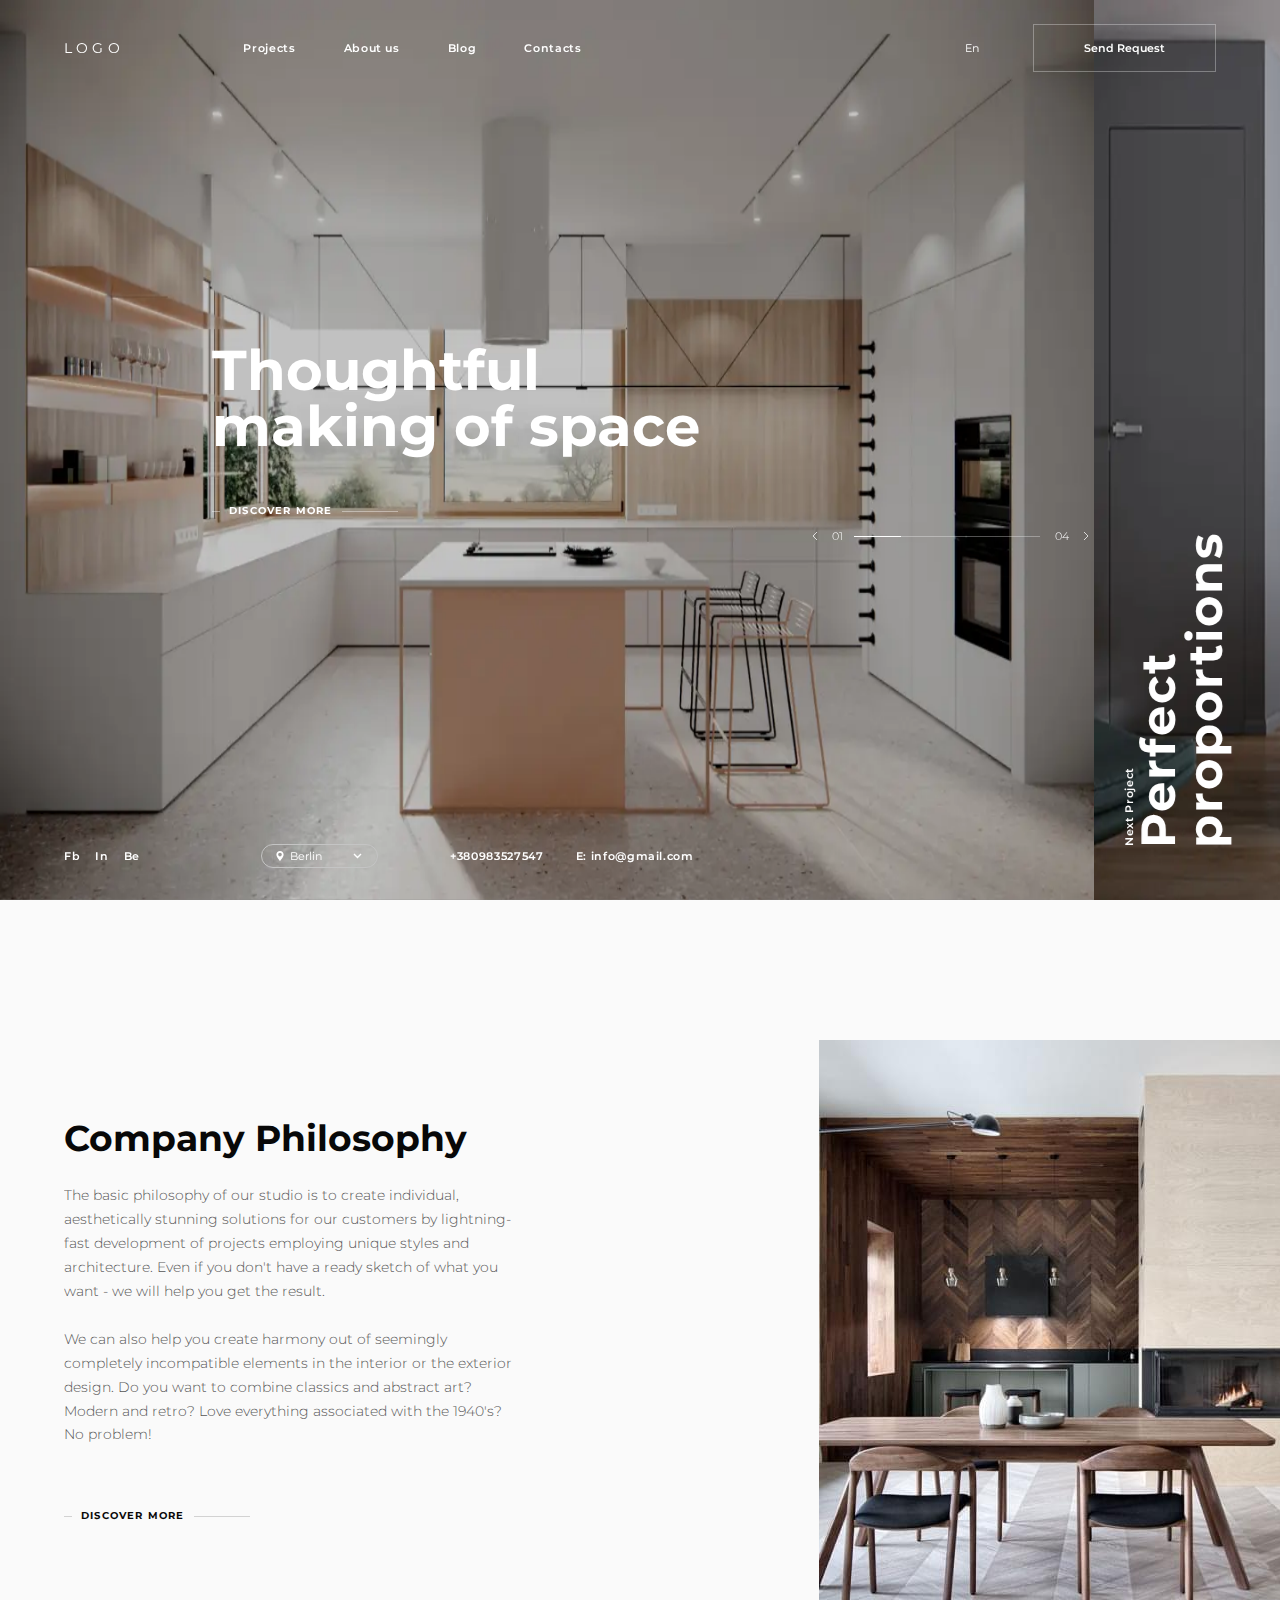
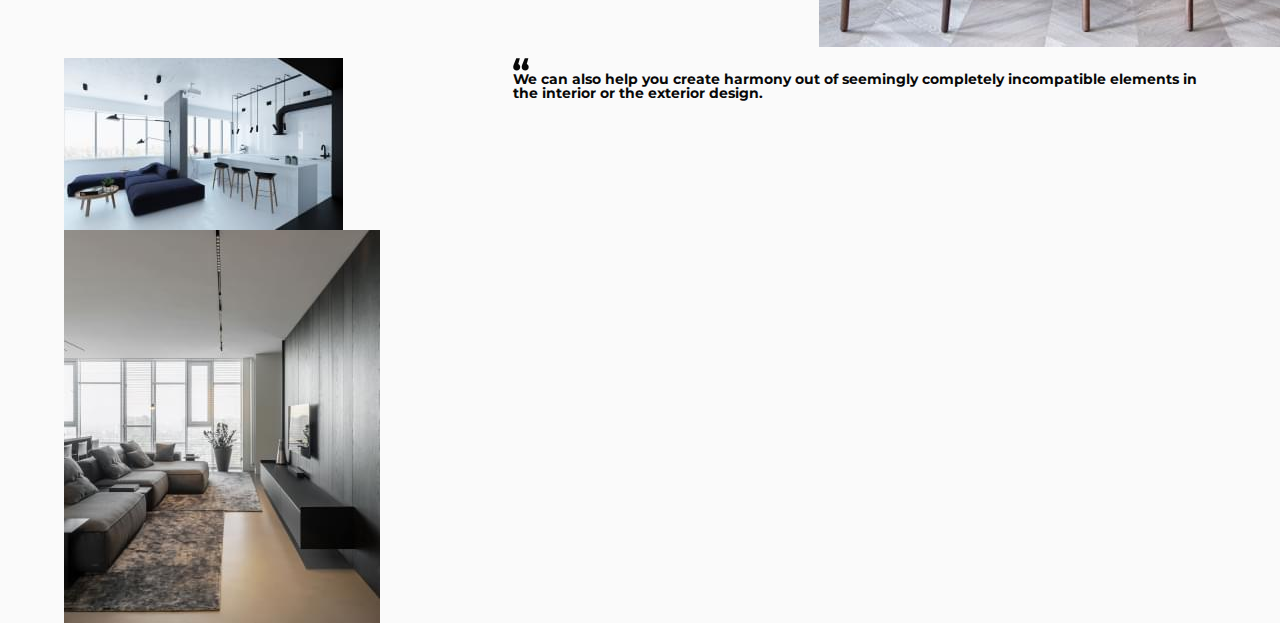
<file: index.html>
<!DOCTYPE html>
<html lang="en">
<head>
    <meta charset="UTF-8">
    <meta http-equiv="X-UA-Compatible" content="IE=edge" />
    <meta name="viewport" content="width=device-width, initial-scale=1.0">
    <link rel="preconnect" href="https://fonts.googleapis.com">
    <link rel="preconnect" href="https://fonts.gstatic.com" crossorigin>
    <link href="https://fonts.googleapis.com/css2?family=Montserrat:wght@100..900&family=Roboto&display=swap&_v=20250916005645" rel="stylesheet">
    <link
        rel="stylesheet"
        href="https://cdn.jsdelivr.net/npm/swiper@11/swiper-bundle.min.css?_v=20250916005645"
    />
    <link rel="stylesheet" href="css/style.css?_v=20250916005645">
    <title>SL</title>
</head>
<body>
    <header class="header header__relative" id="header"> 
        <div class="container container__absolute">
            <!-- <div class="container"> -->
    <div class="header__wrapper">
        <nav class="nav">
            <a href="index.html" class="logo">Logo</a>
                <ul class="nav__menu">
                    <li class="menu__item">
                        <a href="index.html" class="menu__link">Home</a>
                    </li>
                    <li class="menu__item">
                        <a href="news.html" class="menu__link">Projects</a>
                    </li>
                    <li class="menu__item">
                        <a href="#!" class="menu__link">About us</a>
                    </li>
                    <li class="menu__item">
                        <a href="#!" class="menu__link">Blog</a>
                    </li>
                    <li class="menu__item">
                        <a href="#!" class="menu__link">Contacts</a>
                    </li>
                    <li class="menu__item menu__btn">
                        <button href="#!" class="item__btn btn">Send Request</button>
                    </li>
                </ul>
            <div class="burger"> 
                <div class="burger__wrap">
                    <span></span>
                    <span></span>
                </div>
                <span class="burger__text">Menu</span> 
            </div>
            <button class="header__lang">En</button>
            <button class="header__btn btn">Send Request</button>
        </nav>
    </div>
<!-- </div> -->
        </div>
        <div class="swiper">
    <!-- Additional required wrapper -->
    <div class="swiper-wrapper">
    
    <div class="swiper-slide">
        <picture><source srcset="img/swiper/swiper-1.webp" type="image/webp"><img src="img/swiper/swiper-1.jpg" alt="" class="swiper-slide__img"></picture>
    </div>
    <div class="swiper-slide">
        <picture><source srcset="img/swiper/swiper-2.webp" type="image/webp"><img src="img/swiper/swiper-2.jpg" alt="" class="swiper-slide__img"></picture>
    </div>
    <div class="swiper-slide">
        <picture><source srcset="img/swiper/swiper-1.webp" type="image/webp"><img src="img/swiper/swiper-1.jpg" alt="" class="swiper-slide__img"></picture>
    </div>
    <div class="swiper-slide">
        <picture><source srcset="img/swiper/swiper-2.webp" type="image/webp"><img src="img/swiper/swiper-2.jpg" alt="" class="swiper-slide__img"></picture>
    </div>
    </div>
    <!-- If we need pagination -->
    <div class="progressbar__wrap">
        <div class="progressbar__btn-prev">
            <img src="img/swiper/arrow-left.svg" alt="" class="btn-prev__arrow">
            <span class="progressbar__currentNumbers">01</span>
        </div>
        <div class="swiper-pagination"></div>
        <div class="progressbar__btn-next">
            <span class="progressbar__allNumbers">04</span>
            <img src="img/swiper/arrow-right.svg" alt="" class="btn-next__arrow">
        </div>
    </div>

    <!-- If we need scrollbar -->
    <!-- <div class="swiper-scrollbar"></div> -->
</div> 
        <div class="header__hero">
    <h1 class="hero__title">
            Thoughtful making of space
    </h1>              
    <a href="#!" class="hero__btn-more btn__more">
            Discover more
    </a>
</div>
<div class="header__aside">
        <p class="aside__text">
            Next Project
        </p>
        <h2 class="aside__title">
            Perfect proportions
        </h2>
    </div>
        <div class="container container__absolute">
            <div class="header__main-footer">
    <div class="main-footer__text">
        <span>Fb</span>
        <span>In</span>
        <span>Be</span>
    </div>
    <div class="main-footer__location">
        <button class="location__btn">
            <img src="img/header/location__img.svg" alt="" class="location__img">
            <span class="location__text">Berlin</span>
            <img src="img/header/location_arrow.svg" alt="" class="location__arrow">
        </button>
        <div class="location__content">
            <span>Berlin</span>
            <span>Tokio</span>
            <span>Paris</span>
            <span>London</span>
            <span>Kyiv</span>
        </div>
    </div>
    <div class="main-footer__contacts">
        <a href="tel:+380983527547" class="main-footer__phone">+380983527547</a>
        <a href="maito:info@gmail.com" class="main-footer__mail">E: info@gmail.com</a>
    </div>
</div>
        </div>
    </header>
    <main>
        <section class="philosophy">
            <div class="container">
                <picture class="philosophy__img-right">
    <img src="img/philosophy/philosophy_1.jpg" alt="photo">
</picture>

<!-- <div class="philosophy__wrapper"> -->
    
    <div class="philosophy__wrap">
        <h2 class="philosophy__title title">Company Philosophy </h2>
        <p class="philosophy__text text">
            The basic philosophy of our studio is to create individual, aesthetically stunning solutions for our customers by 
            lightning-fast development of projects employing unique styles and architecture. Even if you don't have a ready sketch 
            of what you want - we will help you get the result.
        </p>
        <p class="philosophy__text text">
            We can also help you create harmony out of seemingly completely incompatible elements in the interior or the exterior 
            design. Do you want to combine classics and abstract art? Modern and retro? Love everything associated with the 1940's?
            No problem! 
        </p>
        <a href="#!" class="philosophy__btn-more btn__more">
            Discover more
    </a>
    </div>
    <div class="philosophy__row">
        <div class="row__galery">
            <picture class="row__img-top">
                <img src="img/philosophy/philosophy_3.jpg" alt="photo">
            </picture>
            <picture class="row__img-static">
                <img src="img/philosophy/philosophy_2.jpg" alt="photo">
            </picture>
        </div>
        <div class="row__right">
            <img src="img/philosophy/quotes.svg" alt="" class="row__img-text">
            <p class="row__text text">
                We can also help you create harmony out of seemingly completely 
                incompatible elements in the interior or the exterior design. 
            </p>
        </div>
    </div>
<!-- </div> -->
            </div>
        </section>
    </main>
    <section class="#">

    </section>
    <footer class="footer" id="footer">

    </footer>
    <script src="https://cdn.jsdelivr.net/npm/swiper@11/swiper-bundle.min.js?_v=20250916005645"></script>
    <script src="js/app.min.js?_v=20250916005645"></script>
</body>
</html>
</file>
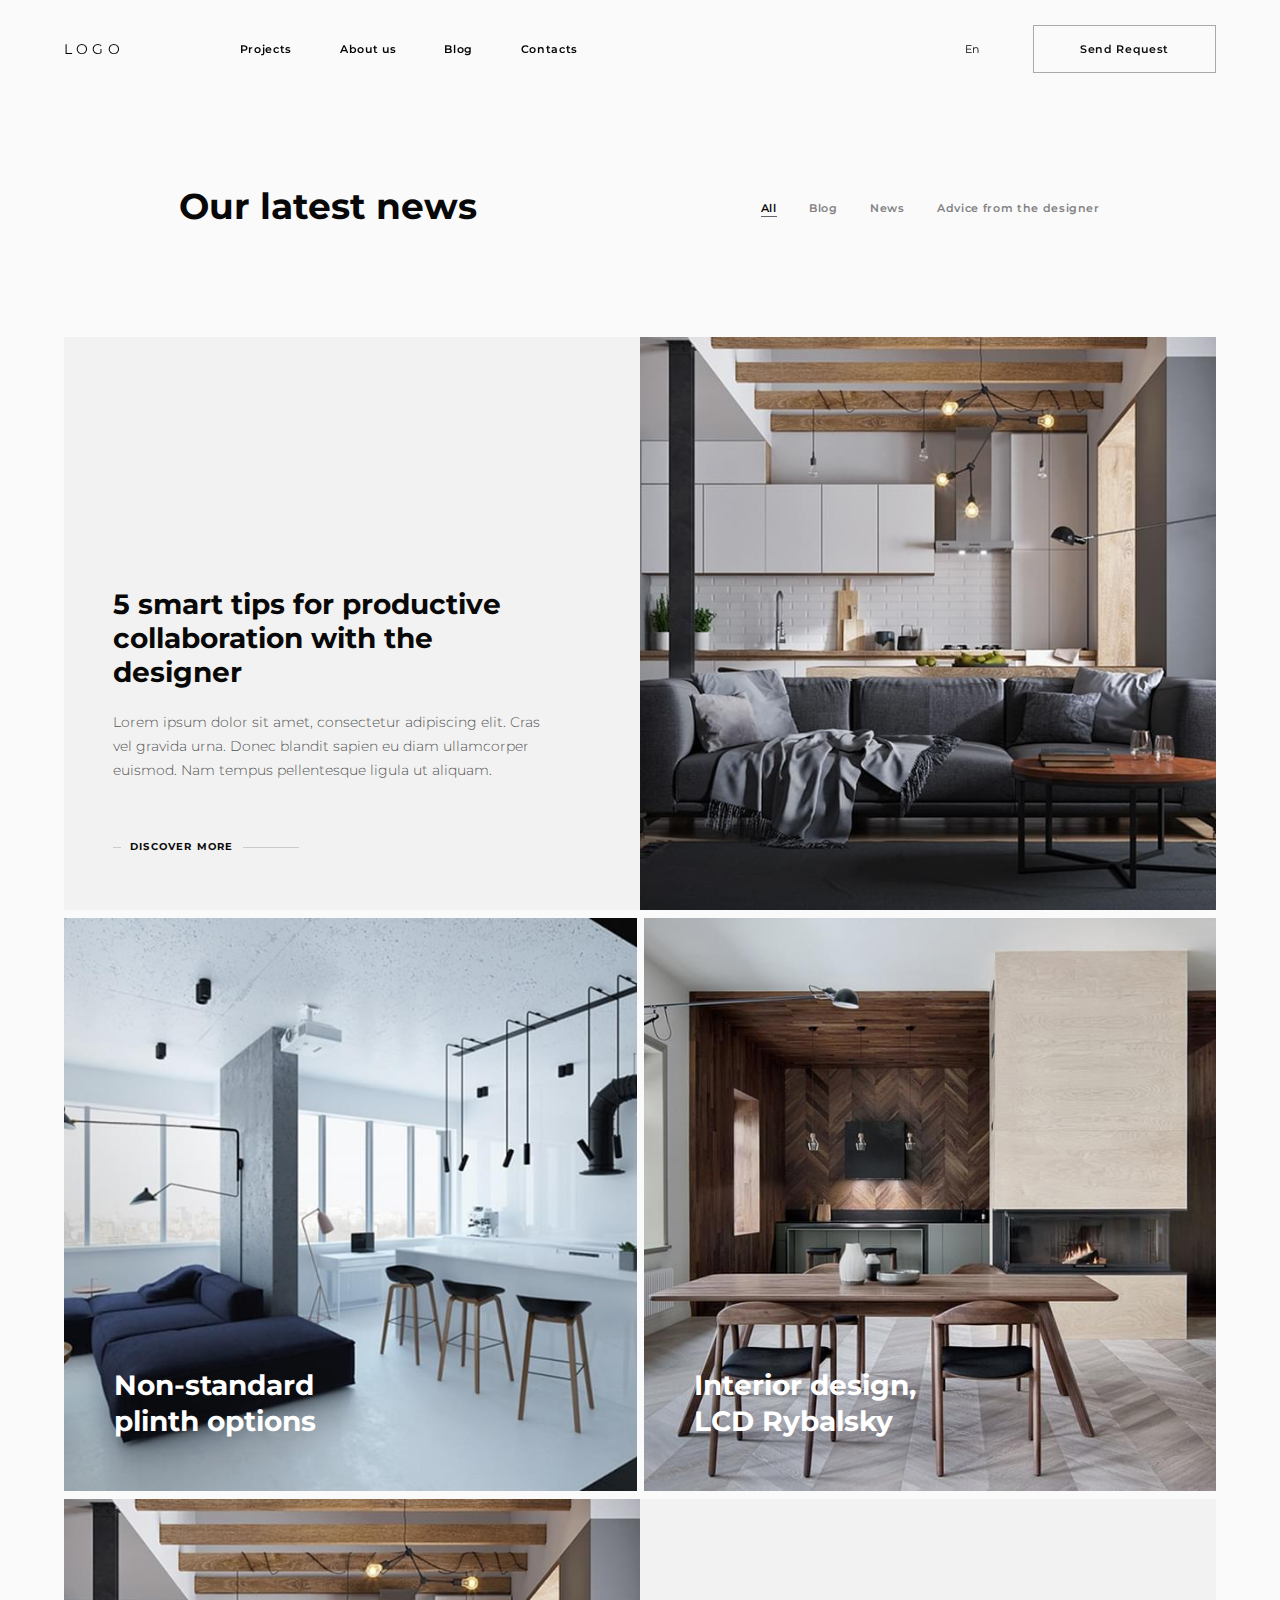
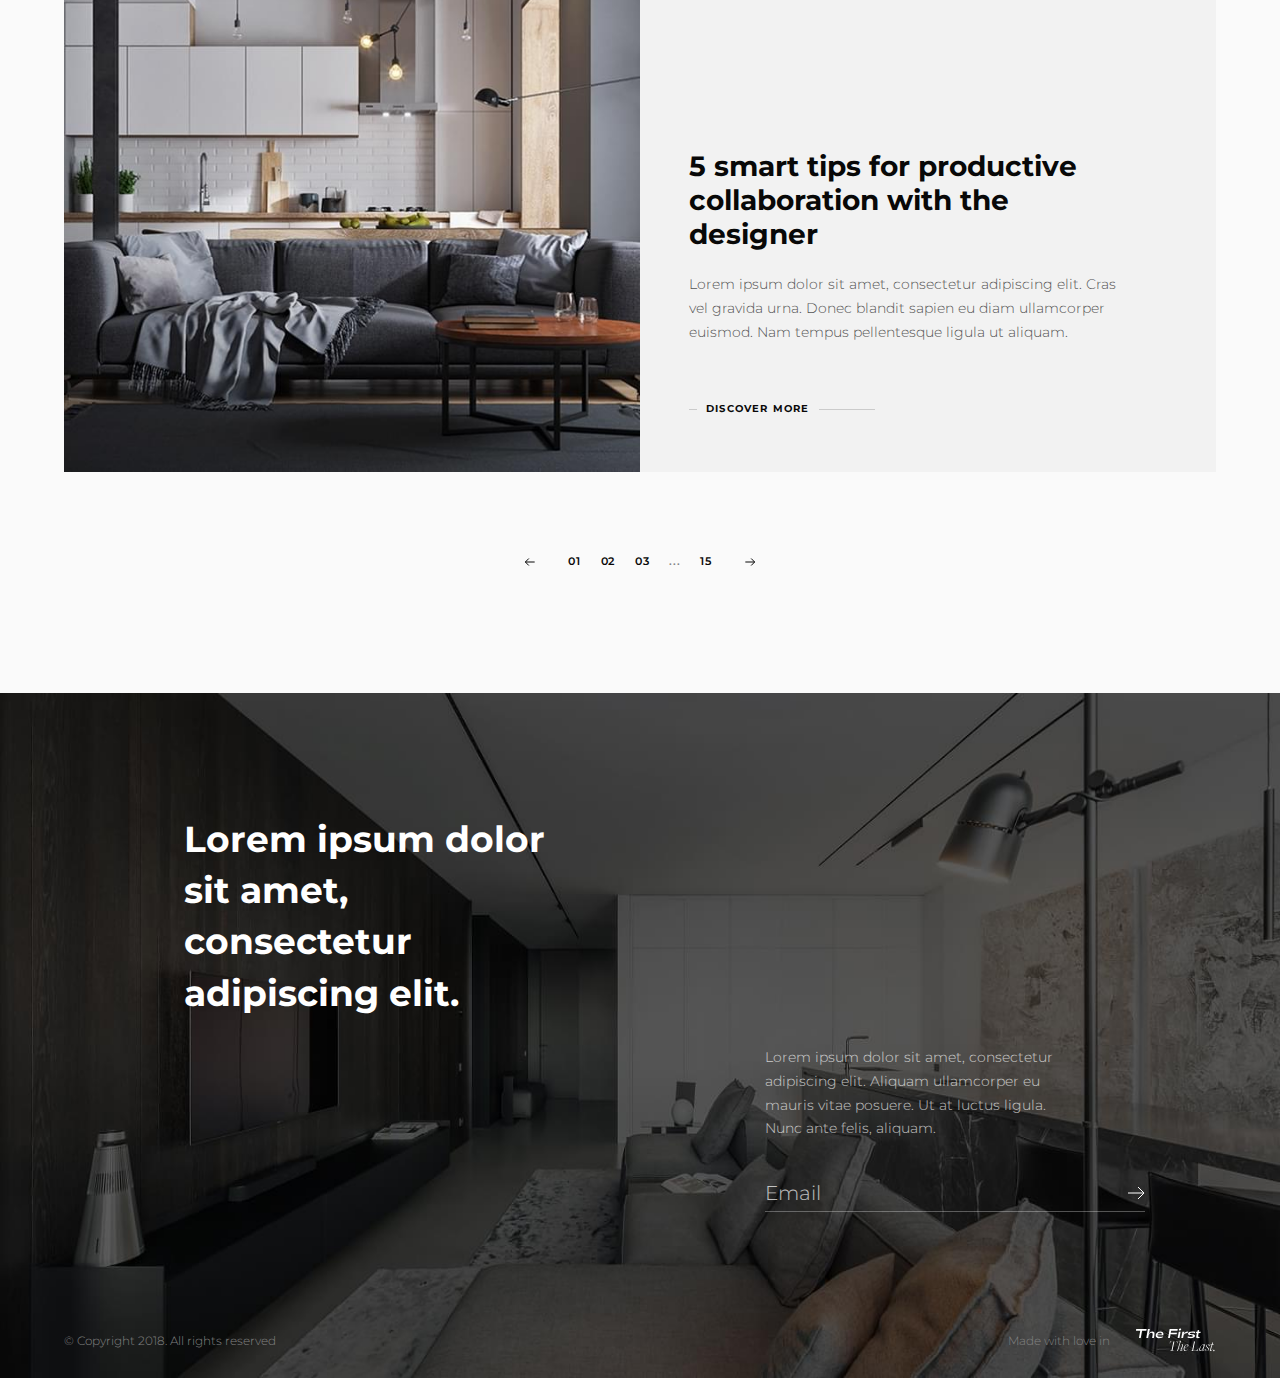
<file: news-page.html>
<!DOCTYPE html>
<html lang="en">
<head>
    <meta charset="UTF-8">
    <meta http-equiv="X-UA-Compatible" content="IE=edge" />
    <meta name="viewport" content="width=device-width, initial-scale=1.0">
    <link rel="preconnect" href="https://fonts.googleapis.com">
    <link rel="preconnect" href="https://fonts.gstatic.com" crossorigin>
    <link href="https://fonts.googleapis.com/css2?family=Montserrat:wght@100..900&family=Roboto&display=swap&_v=20251002171726" rel="stylesheet">
    <link rel="stylesheet" href="css/style-news.css?_v=20251002171726">
    <title>SL</title>
</head>
<body class="news-page">
    <header class="header" id="header"> 
        <div class="container">
            <div class="header__wrapper">
    <nav class="nav">
        <a href="index.html" class="logo">Logo</a>
            <ul class="nav__menu">
                <li class="menu__item">
                    <a href="projects-page.html" class="menu__link">Projects</a>
                </li>
                <li class="menu__item">
                    <a href="#!" class="menu__link">About us</a>
                </li>
                <li class="menu__item">
                    <a href="news-page.html" class="menu__link">Blog</a>
                </li>
                <li class="menu__item">
                    <a href="one-project-page.html" class="menu__link">Contacts</a>
                </li>
            </ul>
        <div class="burger"> 
            <div class="burger__btn">
                <span></span>
                <span></span>
            </div>
            <span class="burger__text">Menu</span> 
        </div>
        <button class="header__lang">En</button>
        <button class="header__btn btn">Send Request</button>
    </nav>
</div>

        </div>
        <div class="burger__block">
    <ul class="burger__menu">
        <li class="burger__item">
            <a href="index.html" class="burger__item-link">Home</a>
        </li>
        <li class="burger__item">
            <a href="projects-page.html" class="burger__item-link">Projects</a>
        </li>
        <li class="burger__item">
            <a href="#!" class="burger__item-link">About us</a>
        </li>
        <li class="burger__item">
            <a href="news-page.html" class="burger__item-link">Blog</a>
        </li>
        <li class="burger__item">
            <a href="one-project-page.html" class="burger__item-link">Contacts</a>
        </li>
        <li class="menu__btn burger__menu-btn">
            <button href="#!" class="burger__item-btn btn">Send Request</button>
        </li>
    </ul>
    <div class="container">
    <div class="burger__footer">
        <div class="hero__main-footer">
    <div class="main-footer__text">
        <span>Fb</span>
        <span>In</span>
        <span>Be</span>
    </div>
    <div class="main-footer__location">
        <button class="location__btn">
            <img src="img/main/main-footer/location-img.svg" alt="" class="location__img">
            <span class="location__text">Berlin</span>
            <img src="img/main/main-footer/location-arrow.svg" alt="" class="location__arrow">
        </button>
        <div class="location__content">
            <span>Berlin</span>
            <span>Tokio</span>
            <span>Paris</span>
            <span>London</span>
            <span>Kyiv</span>
        </div>
    </div>
    <div class="main-footer__contacts">
        <a href="tel:+380983527547" class="main-footer__phone">+380983527547</a>
        <a href="maito:info@gmail.com" class="main-footer__mail">E: info@gmail.com</a>
    </div>
</div>
    </div>
</div>
    </header>
    <main>
        <section class="news__hero hero">
            <div class="container">
                <div class="hero__wrapper">
    <h1 class="hero__title title">Our latest news</h1>
    <button class="hero__btn">
        <span>Apartments</span>
        <img src="img/news-page/hero/Apartments-arrow.svg" alt="+">
    </button>
    <ul class="hero__list">
        <li class="hero__list-item active">
            <a href="#!" class="hero__list-link">All</a>
        </li>
        <li class="hero__list-item">
            <a href="#!" class="hero__list-link">Blog</a>
        </li>
        <li class="hero__list-item">
            <a href="#!" class="hero__list-link">News</a>
        </li>
        <li class="hero__list-item">
            <a href="#!" class="hero__list-link">Advice from the designer</a>
        </li>
    </ul>
</div>
            </div>
        </section>
        <section class="news__galery galery">
            <div class="container">
                <div class="galery__wrapper">
    <div class="galery__block-long">
        <div class="galery__text-block">
            <div class="galery__text-block-wrapper">
                <h3 class="galery__title">5 smart tips for productive collaboration with the designer</h3>
                <p class="galery__text text">
                    Lorem ipsum dolor sit amet, consectetur adipiscing elit. Cras vel gravida urna. 
                    Donec blandit sapien eu diam ullamcorper euismod. Nam tempus pellentesque ligula ut aliquam.
                </p>
                <a href="#!" class="galery__btn btn-more">Discover more</a>
            </div>
        </div>
        <div class="galery__block">
            <picture class="galery__photo">
                <source srcset="img/news-page/galery-news/galery-news-4-2.jpg" media="(max-width: 1100px)" />
                <source srcset="img/news-page/galery-news/galery-news-4-3.jpg" media="(max-width: 850px)" />
                <source srcset="img/news-page/galery-news/galery-news-4-4.jpg" media="(max-width: 450px)" />
                <img src="img/news-page/galery-news/galery-news-4-1.jpg" loading="lazy" alt="?">
            </picture>
        </div>
    </div>
    <div class="galery__img-block">
        <picture class="galery__photo">
            <source srcset="img/news-page/galery-news/galery-news-2-2.jpg" media="(max-width: 1100px)" />
            <source srcset="img/news-page/galery-news/galery-news-2-3.jpg" media="(max-width: 850px)" />
            <source srcset="img/news-page/galery-news/galery-news-2-4.jpg" media="(max-width: 450px)" />
            <img src="img/news-page/galery-news/galery-news-2-1.jpg" loading="lazy" alt="?">
        </picture>
        <h2 class="galery__img-title">Non-standard plinth options</h2>
    </div>
    <div class="galery__img-block">
        <picture class="galery__photo">
            <source srcset="img/news-page/galery-news/galery-news-3-2.jpg" media="(max-width: 1100px)" />
            <source srcset="img/news-page/galery-news/galery-news-3-3.jpg" media="(max-width: 850px)" />
            <source srcset="img/news-page/galery-news/galery-news-3-4.jpg" media="(max-width: 450px)" />
            <img src="img/news-page/galery-news/galery-news-3-1.jpg" loading="lazy" alt="?">
        </picture>
        <h2 class="galery__img-title">Interior design, LCD Rybalsky</h2>
    </div>
    <div class="galery__block-long galery__block-long_revers">
        <div class="galery__block">
            <picture class="galery__photo">
                <source srcset="img/news-page/galery-news/galery-news-4-2.jpg" media="(max-width: 1100px)" />
                <source srcset="img/news-page/galery-news/galery-news-4-3.jpg" media="(max-width: 850px)" />
                <source srcset="img/news-page/galery-news/galery-news-4-4.jpg" media="(max-width: 450px)" />
                <img src="img/news-page/galery-news/galery-news-4-1.jpg" loading="lazy" alt="?">
            </picture>
        </div>
        <div class="galery__text-block">
            <div class="galery__text-block-wrapper">
                <h3 class="galery__title">5 smart tips for productive collaboration with the designer</h3>
                <p class="galery__text text">
                    Lorem ipsum dolor sit amet, consectetur adipiscing elit. Cras vel gravida urna. 
                    Donec blandit sapien eu diam ullamcorper euismod. Nam tempus pellentesque ligula ut aliquam.
                </p>
                <a href="#!" class="galery__btn btn-more">Discover more</a>
            </div>
        </div>
    </div>
</div>
<div class="galery__pagination pagination">
    <img src="img/news-page/galery-news/arrow-left.svg" alt="" class="galery__pagination-left">
    <span class="galery__pagination-number">01</span>
    <span class="galery__pagination-number">02</span>
    <span class="galery__pagination-number">03</span>
    <span class="galery__pagination-dots">...</span>
    <span class="galery__pagination-number">15</span>
    <img src="img/news-page/galery-news/arrow-right.svg" alt="" class="galery__pagination-right">
</div>

            </div>
        </section>
        <section class="news__send send">
            <div class="container">
                
<div class="send__wrapper">
    <h2 class="send__title title">Lorem ipsum dolor sit amet, consectetur adipiscing elit. </h2>
    <div class="send__inner">
        <p class="send__text text">
            Lorem ipsum dolor sit amet, consectetur adipiscing elit. 
            Aliquam ullamcorper eu mauris vitae posuere. Ut at luctus ligula. Nunc ante felis, aliquam.
        </p>
        <form action="#!" class="send__form">
            <span class="send__form-text">Email</span>
            <input type="text" class="send__form-input">
            <img src="img/news-page/send/arrow-right.svg" alt="->" class="send__form-img">
        </form>
    </div>
</div>

<picture class="send__bg">
    <source srcset="img/news-page/send/send-bd-4.jpg" media="(max-width: 1100px)" />
    <source srcset="img/news-page/send/send-bd-3.jpg" media="(max-width: 850px)" />
    <source srcset="img/news-page/send/send-bd-2.jpg" media="(max-width: 450px)" />
    <img src="img/news-page/send/send-bd-1.jpg" loading="lazy" alt="?">
</picture>
            </div>
        </section>
    </main>
    <footer class="footer" id="footer">
        <div class="container">
            <div class="footer__inner">
    <p class="footer__rights">
        © Copyright 2018. All rights reserved
    </p>
    <div class="footer__wrap">
        <span>Made with love in</span>
        <div class="footer__first-last">
            <img src="img/footer/first-last.svg" alt="">
        </div>
    </div>
</div>
<!-- <picture><source srcset="img/footer/footer-img.webp" type="image/webp"><img src="img/footer/footer-img.png" alt="" class="footer__bg"></picture> -->

        </div>
    </footer>
    <script src="js/app-news.js?_v=20251002171726"></script>
</body>
</html>
</file>
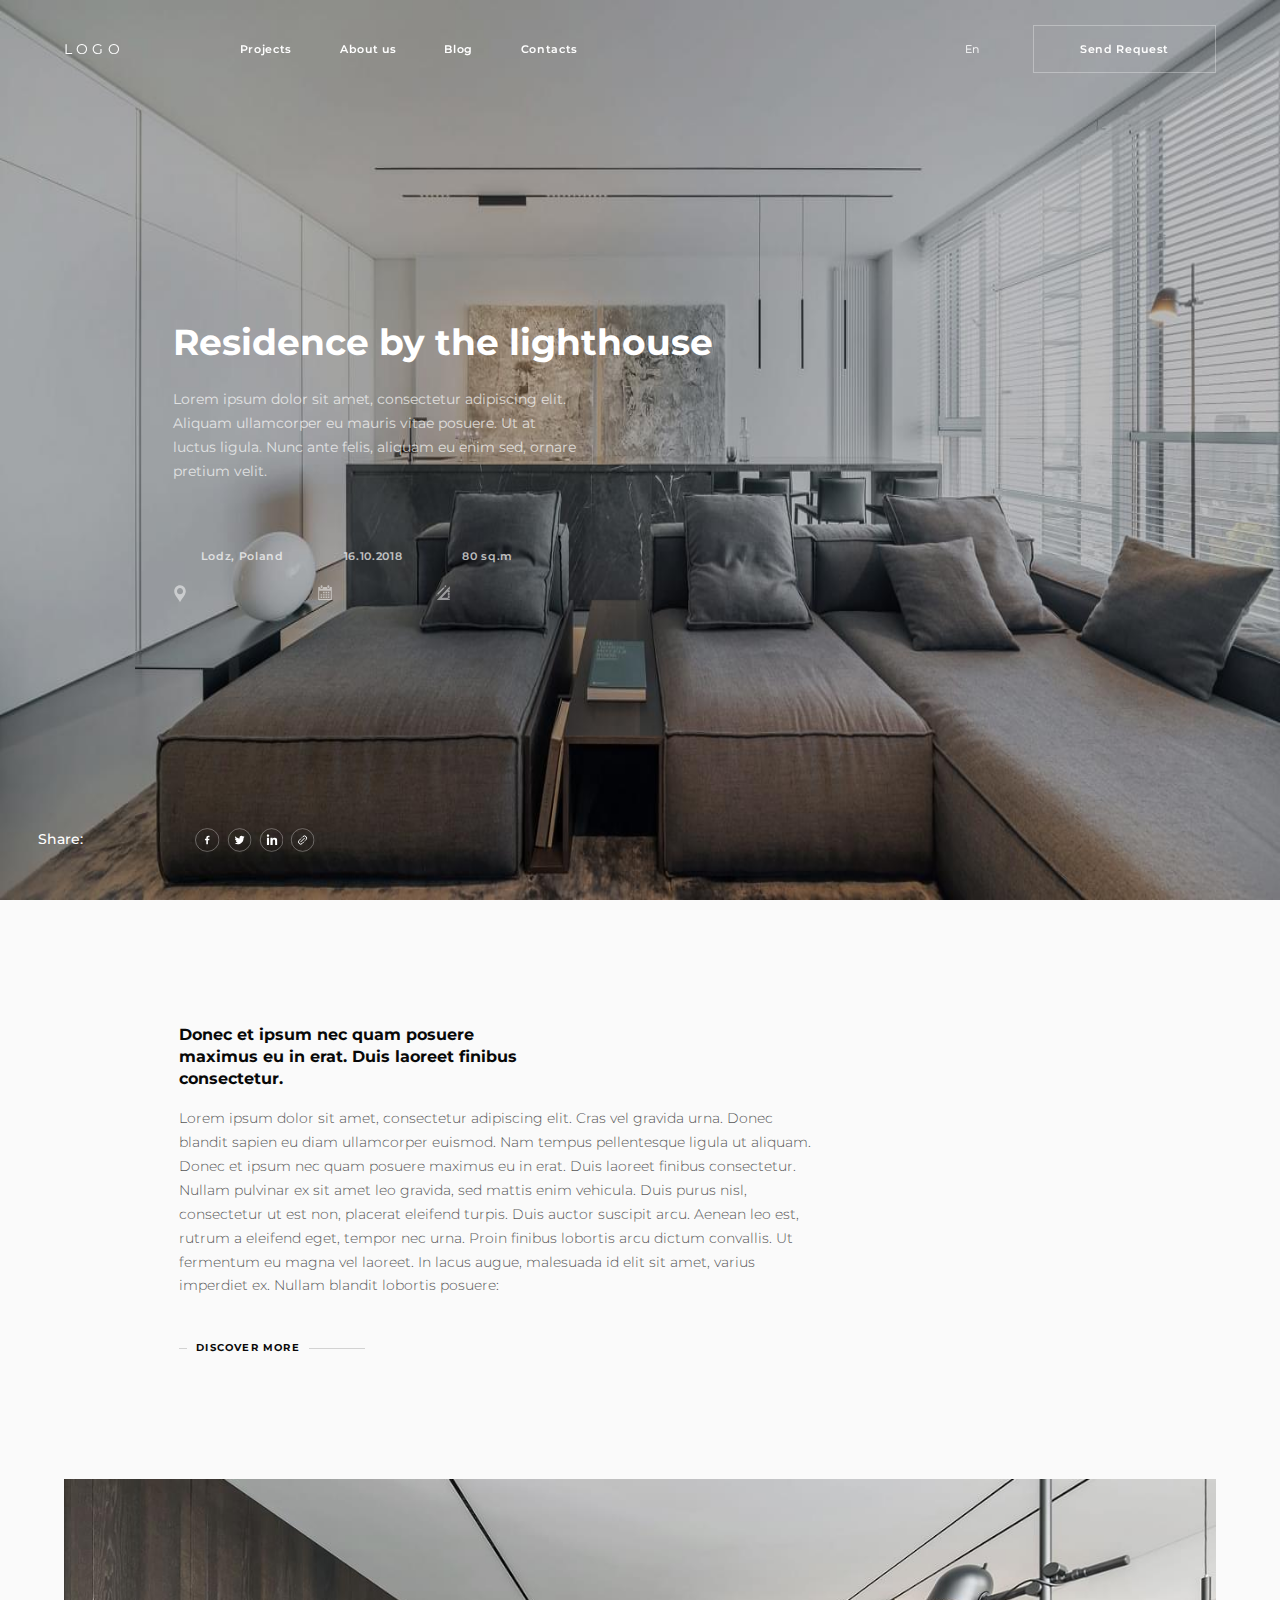
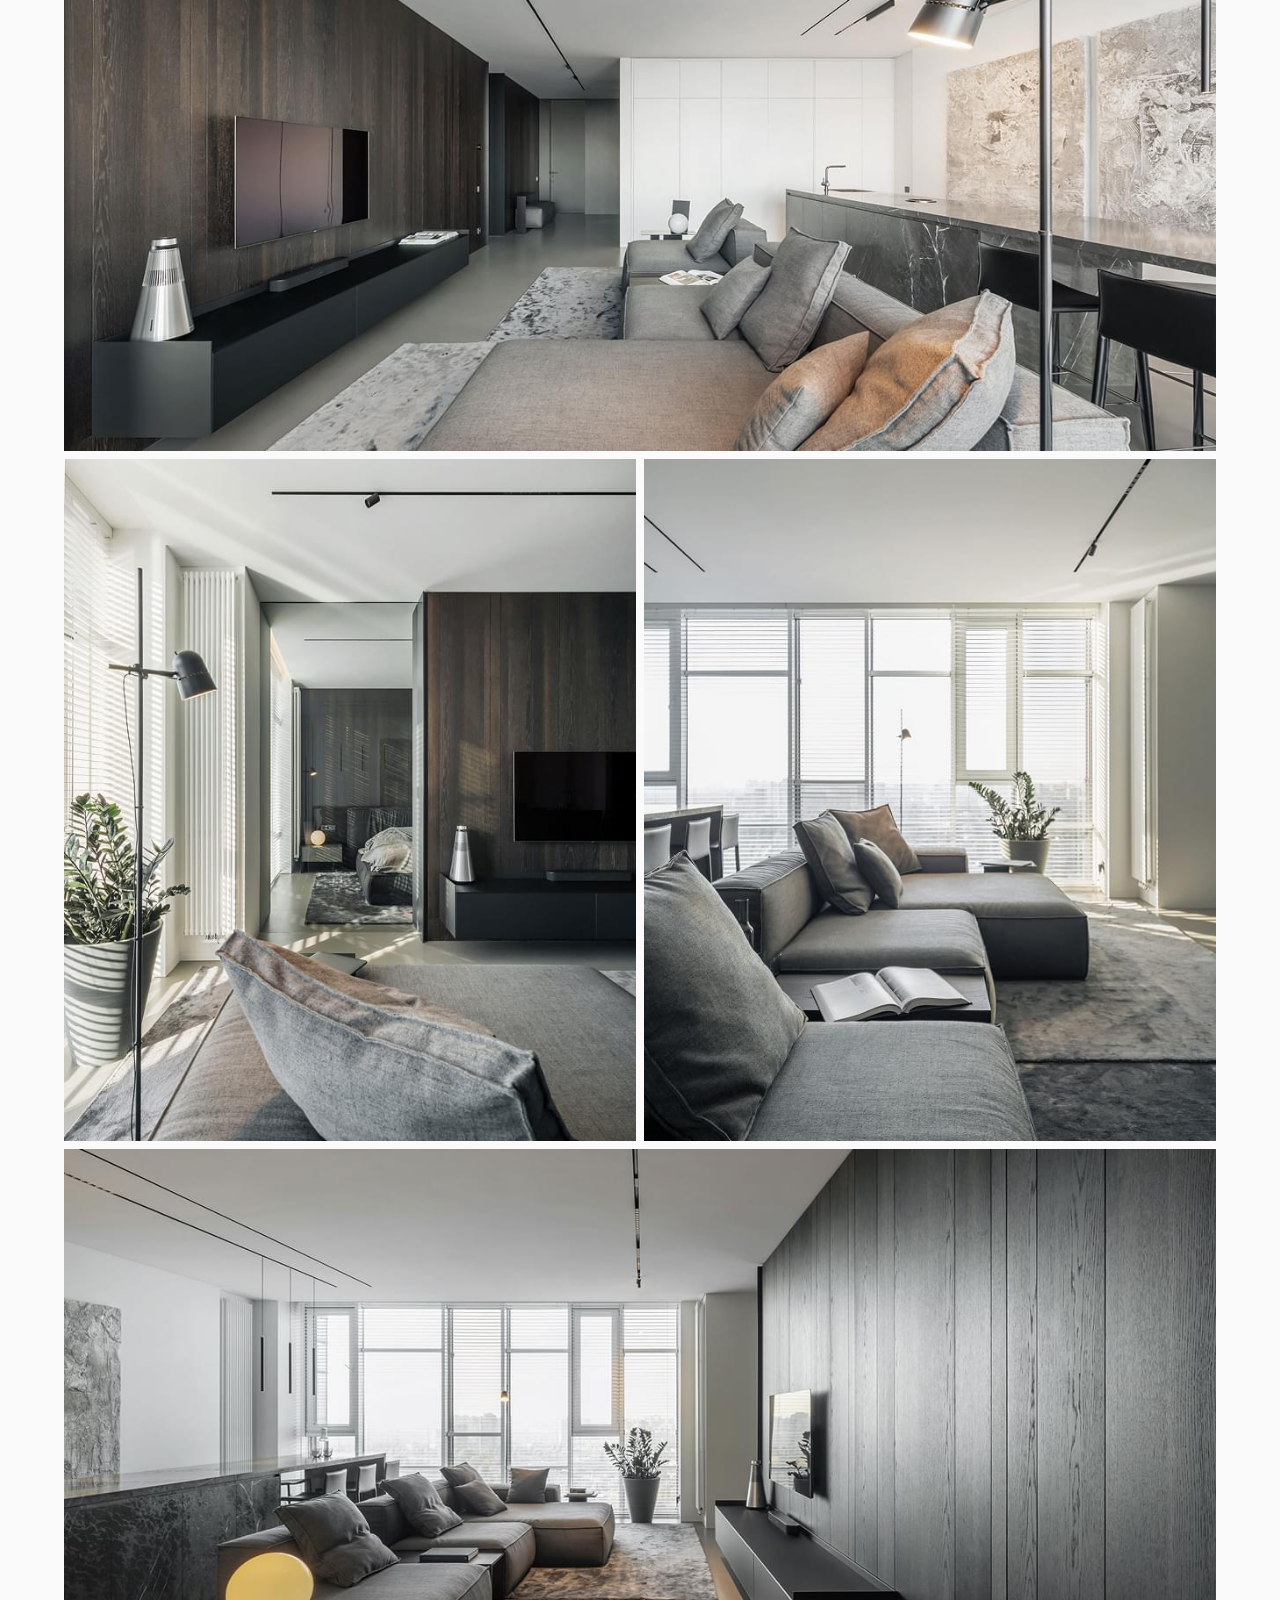
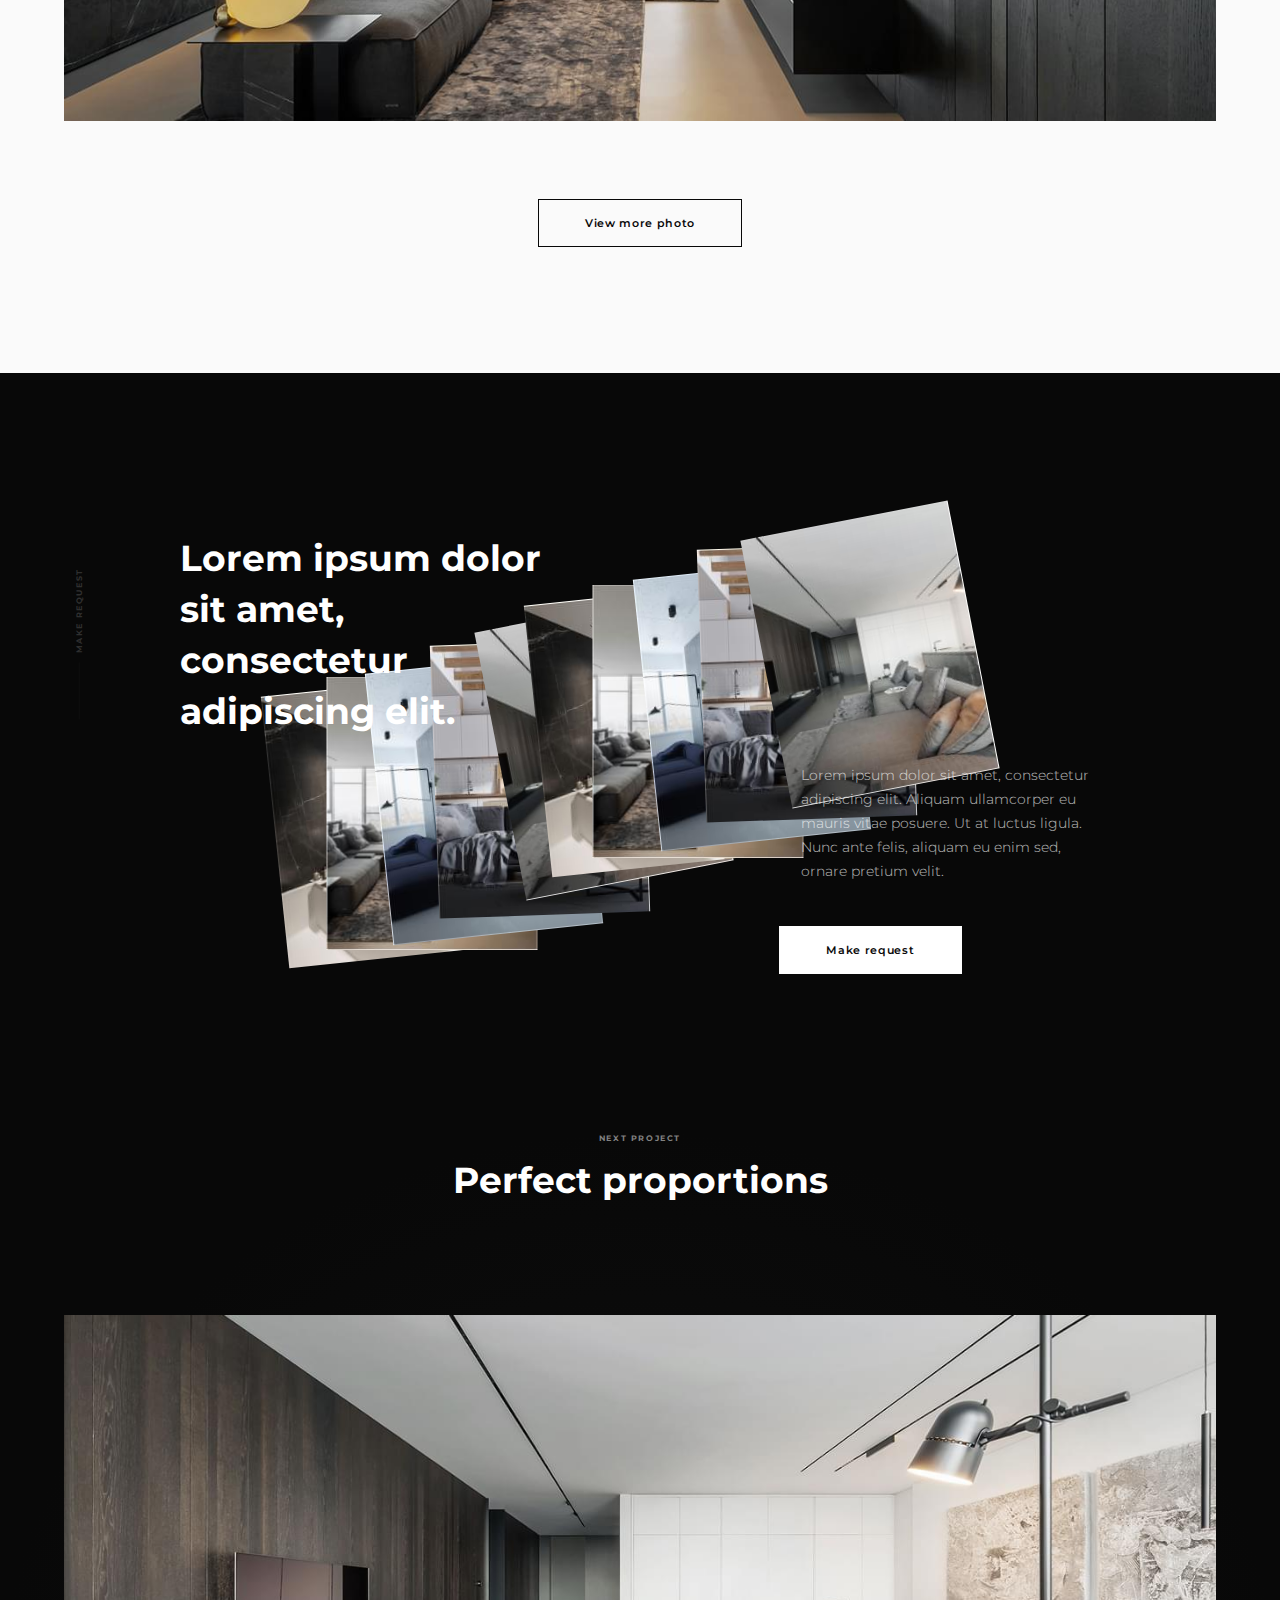
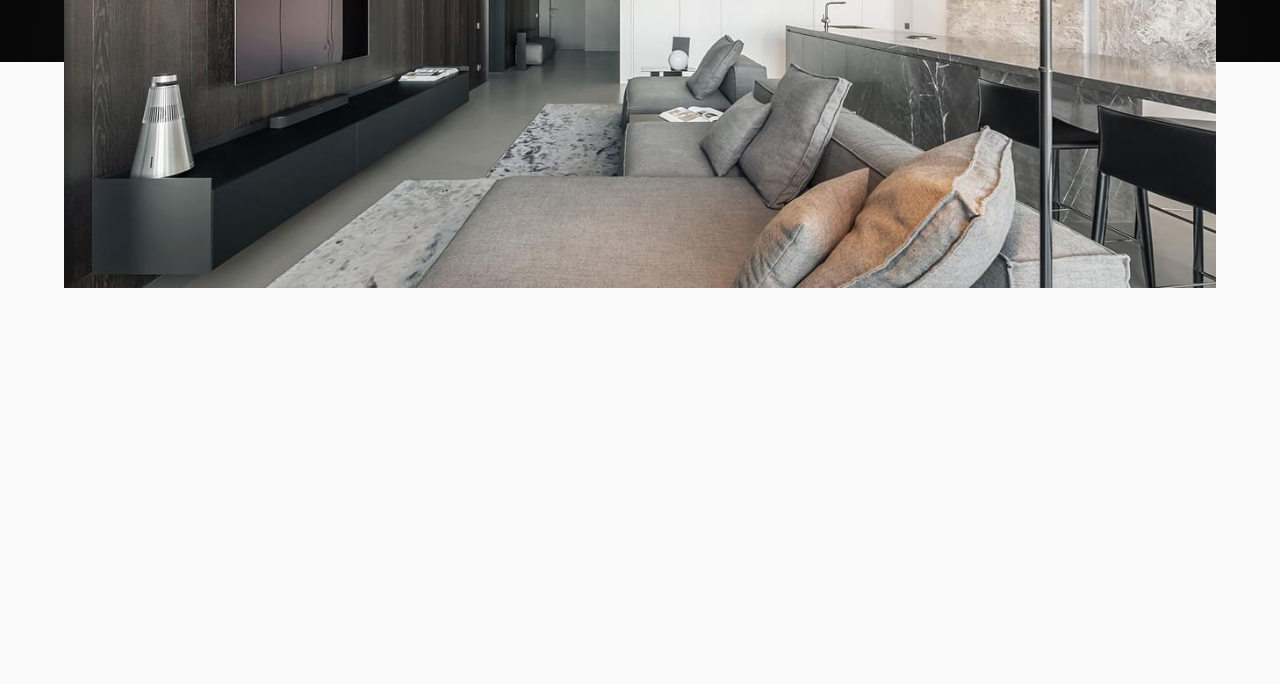
<file: one-project-page.html>
<!DOCTYPE html>
<html lang="en">
<head>
    <meta charset="UTF-8">
    <meta http-equiv="X-UA-Compatible" content="IE=edge" />
    <meta name="viewport" content="width=device-width, initial-scale=1.0">
    <link rel="preconnect" href="https://fonts.googleapis.com">
    <link rel="preconnect" href="https://fonts.gstatic.com" crossorigin>
    <link href="https://fonts.googleapis.com/css2?family=Montserrat:wght@100..900&family=Roboto&display=swap&_v=20251002171726" rel="stylesheet">
    <link rel="stylesheet" href="css/style-one-project.css?_v=20251002171726">
    <title>SL</title>
</head>
<body>
    <header class="header" id="header"> 
        <div class="container">
            <div class="header__wrapper">
    <nav class="nav">
        <a href="index.html" class="logo">Logo</a>
            <ul class="nav__menu">
                <li class="menu__item">
                    <a href="projects-page.html" class="menu__link">Projects</a>
                </li>
                <li class="menu__item">
                    <a href="#!" class="menu__link">About us</a>
                </li>
                <li class="menu__item">
                    <a href="news-page.html" class="menu__link">Blog</a>
                </li>
                <li class="menu__item">
                    <a href="one-project-page.html" class="menu__link">Contacts</a>
                </li>
            </ul>
        <div class="burger"> 
            <div class="burger__btn">
                <span></span>
                <span></span>
            </div>
            <span class="burger__text">Menu</span> 
        </div>
        <button class="header__lang">En</button>
        <button class="header__btn btn">Send Request</button>
    </nav>
</div>

        </div>
        <div class="burger__block">
    <ul class="burger__menu">
        <li class="burger__item">
            <a href="index.html" class="burger__item-link">Home</a>
        </li>
        <li class="burger__item">
            <a href="projects-page.html" class="burger__item-link">Projects</a>
        </li>
        <li class="burger__item">
            <a href="#!" class="burger__item-link">About us</a>
        </li>
        <li class="burger__item">
            <a href="news-page.html" class="burger__item-link">Blog</a>
        </li>
        <li class="burger__item">
            <a href="one-project-page.html" class="burger__item-link">Contacts</a>
        </li>
        <li class="menu__btn burger__menu-btn">
            <button href="#!" class="burger__item-btn btn">Send Request</button>
        </li>
    </ul>
    <div class="container">
    <div class="burger__footer">
        <div class="hero__main-footer">
    <div class="main-footer__text">
        <span>Fb</span>
        <span>In</span>
        <span>Be</span>
    </div>
    <div class="main-footer__location">
        <button class="location__btn">
            <img src="img/main/main-footer/location-img.svg" alt="" class="location__img">
            <span class="location__text">Berlin</span>
            <img src="img/main/main-footer/location-arrow.svg" alt="" class="location__arrow">
        </button>
        <div class="location__content">
            <span>Berlin</span>
            <span>Tokio</span>
            <span>Paris</span>
            <span>London</span>
            <span>Kyiv</span>
        </div>
    </div>
    <div class="main-footer__contacts">
        <a href="tel:+380983527547" class="main-footer__phone">+380983527547</a>
        <a href="maito:info@gmail.com" class="main-footer__mail">E: info@gmail.com</a>
    </div>
</div>
    </div>
</div>
    </header>
    <main>
        <section class="one-project__hero hero">
            <picture class="hero__bg">
    <source srcset="img/one-project-page/hero/hero_bg_2.jpg" media="(max-width: 1100px)" />
    <source srcset="img/one-project-page/hero/hero_bg_3.jpg" media="(max-width: 800px)" />
    <source srcset="img/one-project-page/hero/hero_bg_4.jpg" media="(max-width: 380px)" />
    <img src="img/one-project-page/hero/hero_bg_1.jpg" loading="lazy" alt="?">
</picture>
<div class="container">
    <div class="hero__wrapper">
        <h1 class="hero__title title">Residence <br class="hero__title_br">by the lighthouse</h1>
        <p class="hero__text text">
            Lorem ipsum dolor sit amet, consectetur adipiscing elit. 
            Aliquam ullamcorper eu mauris vitae posuere. 
            Ut at luctus ligula. Nunc ante felis, aliquam eu enim sed, ornare pretium velit.
        </p>
        <div class="hero__row">
            <div class="hero__row-wrap">
                <span class="hero__row-text">Lodz, Poland</span>
                <svg class="hero__row-icon_w12">
                    <use xlink:href="img/icons/icons.svg#icon-hero-icon_1"></use>
                </svg>
            </div>
            <div class="hero__row-wrap">
                <span class="hero__row-text">16.10.2018</span>
                <svg class="hero__row-icon_w16">
                    <use xlink:href="img/icons/icons.svg#icon-hero-icon_2"></use>
                </svg>
            </div>
            <div class="hero__row-wrap">
                <span class="hero__row-text">80 sq.m</span>
                <svg class="hero__row-icon_w16">
                    <use xlink:href="img/icons/icons.svg#icon-hero-icon_3"></use>
                </svg>
            </div>
        </div>
    </div>
</div>
<div class="hero__social social">
    <span class="social__text">Share:</span>
    <div class="social__wrap">
        <svg class="social__icon">
            <use xlink:href="img/icons/icons.svg#icon-social_1"></use>
        </svg>
        <svg class="social__icon">
            <use xlink:href="img/icons/icons.svg#icon-social_2"></use>
        </svg>
        <svg class="social__icon">
            <use xlink:href="img/icons/icons.svg#icon-social_3"></use>
        </svg>
        <svg class="social__icon">
            <use xlink:href="img/icons/icons.svg#icon-social_4"></use>
        </svg>
    </div>
</div>

  


        </section>
        <section class="one-project__donec donec">
            <div class="container">
                <div class="donec__wrapper">
    <h2 class="donec__title">Donec et ipsum nec quam posuere maximus eu in erat. Duis laoreet finibus consectetur. </h2>
    <p class="donec__text text">
        Lorem ipsum dolor sit amet, consectetur adipiscing elit. 
        Cras vel gravida urna. Donec blandit sapien eu diam ullamcorper euismod. Nam tempus pellentesque 
        ligula ut aliquam. Donec et ipsum nec quam posuere maximus eu in erat. Duis laoreet finibus consectetur. 
        Nullam pulvinar ex sit amet leo gravida, sed mattis enim vehicula. Duis purus nisl, consectetur ut est non, 
        placerat eleifend turpis. Duis auctor suscipit arcu. Aenean leo est, rutrum a eleifend eget, tempor nec urna. 
        Proin finibus lobortis arcu dictum convallis. Ut fermentum eu magna vel laoreet. In lacus augue, malesuada id elit sit amet, 
        varius imperdiet ex. Nullam blandit lobortis posuere:
    </p>
    <div class="donec__btn btn-more">Discover more</div>
</div>
            </div>
        </section>
        <section class="one-project__galery galery">
            <div class="container">
                <div class="galery__inner">
    <div class="galery__wrapper">
        <picture class="galery__photo galery__photo_large">
            <source srcset="img/one-project-page/galery/photo_1_2.jpg" media="(max-width: 1100px)" />
            <source srcset="img/one-project-page/galery/photo_1_3.jpg" media="(max-width: 850px)" />
            <source srcset="img/one-project-page/galery/photo_1_4.jpg" media="(max-width: 450px)" />
            <img src="img/one-project-page/galery/photo_1_1.jpg" loading="lazy" alt="?">
        </picture>
        <picture class="galery__photo">
            <source srcset="img/one-project-page/galery/photo_2_2.jpg" media="(max-width: 1100px)" />
            <source srcset="img/one-project-page/galery/photo_2_3.jpg" media="(max-width: 850px)" />
            <source srcset="img/one-project-page/galery/photo_2_4.jpg" media="(max-width: 450px)" />
            <img src="img/one-project-page/galery/photo_2_1.jpg" loading="lazy" alt="?">
        </picture>
        <picture class="galery__photo">
            <source srcset="img/one-project-page/galery/photo_3_2.jpg" media="(max-width: 1100px)" />
            <source srcset="img/one-project-page/galery/photo_3_3.jpg" media="(max-width: 850px)" />
            <source srcset="img/one-project-page/galery/photo_3_4.jpg" media="(max-width: 450px)" />
            <img src="img/one-project-page/galery/photo_3_1.jpg" loading="lazy" alt="?">
        </picture>
        <picture class="galery__photo galery__photo_large">
            <source srcset="img/one-project-page/galery/photo_4_2.jpg" media="(max-width: 1100px)" />
            <source srcset="img/one-project-page/galery/photo_4_3.jpg" media="(max-width: 850px)" />
            <source srcset="img/one-project-page/galery/photo_4_4.jpg" media="(max-width: 450px)" />
            <img src="img/one-project-page/galery/photo_4_1.jpg" loading="lazy" alt="?">
        </picture>
    </div>
    <a href="#!" class="galery__btn btn">View more photo</a>
</div>
            </div>
        </section>
        <section class="one-project__request request">
            <div class="container">
                <div class="request__galery">
    <picture class="request__photo request__photo_10">
        <img src="img/main/request/Galery-5.jpg" loading="lazy" alt="img">
    </picture>
    <picture class="request__photo request__photo_9">
        <img src="img/main/request/Galery-4.jpg" loading="lazy" alt="img">
    </picture>
    <picture class="request__photo request__photo_8">
        <img src="img/main/request/Galery-3.jpg" loading="lazy" alt="img">
    </picture>
    <picture class="request__photo request__photo_7">
        <img src="img/main/request/Galery-2.jpg" loading="lazy" alt="img">
    </picture>
    <picture class="request__photo request__photo_6">
        <img src="img/main/request/Galery-1.jpg" loading="lazy" alt="img">
    </picture>
    <picture class="request__photo request__photo_5">
        <img src="img/main/request/Galery-5.jpg" loading="lazy" alt="img">
    </picture>
    <picture class="request__photo request__photo_4">
        <img src="img/main/request/Galery-4.jpg" loading="lazy" alt="img">
    </picture>
    <picture class="request__photo request__photo_3">
        <img src="img/main/request/Galery-3.jpg" loading="lazy" alt="img">
    </picture>
    <picture class="request__photo request__photo_2">
        <img src="img/main/request/Galery-2.jpg" loading="lazy" alt="img">
    </picture>
    <picture class="request__photo request__photo_1">
        <img src="img/main/request/Galery-1.jpg" loading="lazy" alt="img">
    </picture>
</div>
<div class="request__wrap">
    <p class="request__block-name block-name">Make request</p>
    <h2 class="request__title title">Lorem ipsum dolor sit amet, consectetur adipiscing elit. </h2>
    <p class="request__text text">
        Lorem ipsum dolor sit amet, consectetur adipiscing elit. Aliquam ullamcorper eu mauris vitae posuere. 
        Ut at luctus ligula. Nunc ante felis, aliquam eu enim sed, ornare pretium velit.
    </p>
    <button class="request__btn btn">Make request</button>
</div>
            </div>
        </section>
        <section class="one-project__proportions proportions">
            <div class="container">
                <div class="proportions__wrapper">
    <a href="#!" class="proportions__btn">Next project</a>
    <h2 class="proportions__title title">Perfect proportions</h2>
    <picture class="proportions__photo">
        <source srcset="img/one-project-page/proportions/img_2.jpg" media="(max-width: 1100px)" />
        <source srcset="img/one-project-page/proportions/img_3.jpg" media="(max-width: 850px)" />
        <source srcset="img/one-project-page/proportions/img_4.jpg" media="(max-width: 450px)" />
        <img src="img/one-project-page/proportions/img_1.jpg" loading="lazy" alt="?">
    </picture>
</div>
            </div>
            <div class="proportions__bg_white"></div>
        </section>
    </main>
    <script src="js/app-one-project.js?_v=20251002171726" defer></script>
</body>
</html>
</file>
<file: css/style.css>
* {
  padding: 0;
  margin: 0;
  border: 0;
}

*,
*:before,
*:after {
  -webkit-box-sizing: border-box;
  box-sizing: border-box;
}

:focus,
:active {
  outline: none;
}

a:focus,
a:active {
  outline: none;
}

a {
  color: inherit;
  font-family: inherit;
  font-size: inherit;
}

nav,
footer,
header,
aside {
  display: block;
}

html,
body {
  height: 100%;
  width: 100%;
  font-size: 100%;
  line-height: 1;
  font-size: 14px;
  -ms-text-size-adjust: 100%;
  -moz-text-size-adjust: 100%;
  -webkit-text-size-adjust: 100%;
}

input,
button,
textarea {
  font-family: inherit;
  font-size: inherit;
  color: inherit;
}

input::-ms-clear {
  display: none;
}

button {
  cursor: pointer;
  background-color: transparent;
}

button::-moz-focus-inner {
  padding: 0;
  border: 0;
}

a,
a:visited {
  text-decoration: none;
}

a:hover {
  text-decoration: none;
}

ul li {
  list-style: none;
}

img {
  vertical-align: top;
}

h1,
h2,
h3,
h4,
h5,
h6,
p {
  font-size: inherit;
  font-weight: inherit;
}

:root {
  --font-family: "Montserrat", sans-serif;
  --second-family: "FreightBigProLight-Italic", sans-serif;
  --third-family: "Adieu", sans-serif;
  --font3: "Roboto", sans-serif;
}

body {
  font-family: var(--font-family);
  font-weight: 700;
  color: #fff;
  background: #fafafa;
}

.container {
  max-width: 1440px;
  padding: 0 64px;
  margin: 0 auto;
}

.btn {
  display: -webkit-box;
  display: -ms-flexbox;
  display: flex;
  -webkit-box-align: center;
      -ms-flex-align: center;
          align-items: center;
  -webkit-box-pack: center;
      -ms-flex-pack: center;
          justify-content: center;
  font-weight: 600;
  font-size: 11px;
  color: #fff;
  border: 1px solid rgba(253, 253, 253, 0.32);
  width: 183px;
  height: 48px;
}

.btn__more {
  font-size: 10px;
  letter-spacing: 0.12em;
  text-transform: uppercase;
  display: -webkit-box;
  display: -ms-flexbox;
  display: flex;
  -webkit-box-align: center;
      -ms-flex-align: center;
          align-items: center;
}

.btn__more::before {
  content: "";
  display: block;
  height: 1px;
  width: 8px;
  margin-right: 9px;
  background: rgba(49, 49, 49, 0.2);
}

.btn__more::after {
  content: "";
  display: block;
  height: 1px;
  width: 56px;
  margin-left: 9px;
  background: rgba(49, 49, 49, 0.2);
}

.header {
  background: grey;
}

.header__relative {
  position: relative;
}

.container__absolute {
  z-index: 20;
  position: absolute;
  width: 100%;
  left: 0;
  right: 0;
}

.swiper {
  top: 0;
  width: 100%;
  height: 100vh;
}

.swiper .swiper-scrollbar-drag {
  background-color: #fff;
}

.swiper-slide__img {
  width: 100%;
  height: 100%;
}

.swiper-pagination-progressbar {
  background-color: rgba(255, 255, 255, 0.32);
  width: 186px !important;
  height: 1px !important;
  margin-top: 5px;
  margin-left: 15%;
}

.swiper-pagination-progressbar-fill {
  background-color: #fff !important;
}

.progressbar__wrap {
  font-size: 11px;
  font-weight: 300;
  color: #fff;
  position: absolute;
  top: 59vh;
  right: 4vw;
  -webkit-transform: translateX(-50%);
      -ms-transform: translateX(-50%);
          transform: translateX(-50%);
  z-index: 1;
  display: -webkit-box;
  display: -ms-flexbox;
  display: flex;
  -ms-flex-wrap: nowrap;
      flex-wrap: nowrap;
  gap: 208px;
}

.progressbar__btn-next,
.progressbar__btn-prev {
  min-width: 35px;
  cursor: pointer;
}

.btn-prev__arrow {
  margin-right: 11px;
}

.btn-next__arrow {
  margin-left: 11px;
}

.header__hero {
  position: absolute;
  top: 38%;
  z-index: 11;
  width: 500px;
  -webkit-transform: translateX(-60%);
      -ms-transform: translateX(-60%);
          transform: translateX(-60%);
  left: 40%;
}

.header__aside {
  position: absolute;
  bottom: 6%;
  right: 4%;
  -webkit-transform: translateX(-4%);
      -ms-transform: translateX(-4%);
          transform: translateX(-4%);
  height: 300px;
  -webkit-writing-mode: vertical-rl;
      -ms-writing-mode: tb-rl;
          writing-mode: vertical-rl;
  -webkit-transform: rotate(180deg);
      -ms-transform: rotate(180deg);
          transform: rotate(180deg);
  z-index: 11;
}

.header__main-footer {
  position: absolute;
  z-index: 10;
  display: -webkit-box;
  display: -ms-flexbox;
  display: flex;
  -webkit-box-align: center;
      -ms-flex-align: center;
          align-items: center;
  bottom: 32px;
  font-weight: 600;
  font-size: 11px;
  letter-spacing: 0.06em;
}

.hero__title {
  font-size: 56px;
}

.hero__btn-more {
  margin-top: 52px;
}

.hero__btn-more::before,
.hero__btn-more::after {
  background: rgba(255, 255, 255, 0.4);
}

.aside__text {
  font-weight: 600;
  font-size: 11px;
  letter-spacing: 0.06em;
}

.aside__title {
  font-size: 48px;
  line-height: 98%;
  letter-spacing: 0.04em;
  text-shadow: 0 4px 4px 0 rgba(0, 0, 0, 0.25);
  margin-top: -2px;
}

.main-footer__text {
  display: -webkit-box;
  display: -ms-flexbox;
  display: flex;
  -webkit-box-align: center;
      -ms-flex-align: center;
          align-items: center;
  gap: 15px;
}

.main-footer__location {
  margin-left: 121px;
  position: relative;
}

.main-footer__contacts {
  margin-left: 72px;
  display: -webkit-box;
  display: -ms-flexbox;
  display: flex;
  -webkit-box-align: center;
      -ms-flex-align: center;
          align-items: center;
}

.main-footer__mail {
  margin-left: 32px;
}

.location__btn {
  display: -webkit-box;
  display: -ms-flexbox;
  display: flex;
  -webkit-box-align: center;
      -ms-flex-align: center;
          align-items: center;
  -webkit-box-pack: center;
      -ms-flex-pack: center;
          justify-content: center;
  border: 1px solid #c4c4c4;
  border-radius: 88px;
  width: 117px;
  height: 24px;
}

.location__text {
  margin-left: 6px;
  margin-right: 31px;
}

.location__content {
  position: absolute;
  display: none;
  -webkit-box-orient: vertical;
  -webkit-box-direction: normal;
      -ms-flex-direction: column;
          flex-direction: column;
  bottom: 30px;
  right: 0;
  width: 117px;
  background: rgba(125, 124, 124, 0.5411764706);
  padding: 5px 30px;
  border-radius: 10px;
}

.location__content span {
  margin-top: 10px;
}

.location__content.active {
  display: -webkit-box;
  display: -ms-flexbox;
  display: flex;
}

.location__arrow.active {
  -webkit-transform: rotate(180deg);
      -ms-transform: rotate(180deg);
          transform: rotate(180deg);
}

.header__wrapper {
  padding-top: 24px;
  font-weight: 600;
  font-size: 11px;
  letter-spacing: 0.06em;
}

.header__lang {
  -ms-grid-column-align: center;
      justify-self: center;
}

.header__btn {
  -ms-grid-column-align: end;
      justify-self: end;
}

.nav {
  display: -ms-grid;
  display: grid;
  -ms-grid-columns: 2fr 12fr 2fr 3fr;
  grid-template-columns: 2fr 12fr 2fr 3fr;
  -webkit-box-align: center;
      -ms-flex-align: center;
          align-items: center;
}

.nav__menu {
  display: -webkit-box;
  display: -ms-flexbox;
  display: flex;
  margin-left: 60px;
  margin-left: 8%;
  gap: 48px;
}

.nav__menu .menu__item:first-child {
  display: none;
}

.logo {
  display: block;
  text-transform: uppercase;
  font-weight: 400;
  font-size: 14px;
  letter-spacing: 0.3em;
}

.menu__btn {
  display: none;
}

.philosophy {
  color: #080808;
  position: relative;
  padding-top: 220px;
}

.philosophy__wrap {
  max-width: 40%;
}

.philosophy__img-right {
  position: absolute;
  right: 0;
  top: 140px;
  width: 36%;
}

.philosophy__title {
  font-size: 36px;
}

.philosophy__text {
  font-weight: 300;
  font-size: 14px;
  line-height: 1.71em;
  opacity: 0.7;
  margin-top: 24px;
}

.philosophy__text:first-of-type {
  margin-top: 28px;
}

.philosophy__btn-more {
  color: #080808;
  margin-top: 64px;
}

.philosophy__row {
  display: -webkit-box;
  display: -ms-flexbox;
  display: flex;
  margin-top: 137px;
}

.philosophy__photos {
  position: relative;
  width: 25%;
}

.philosophy__img {
  display: block;
  width: 100%;
}

.philosophy__img img {
  width: 100%;
}

.philosophy__img:first-child {
  position: absolute;
  right: -77%;
  top: -45%;
}

.philosophy__img:last-child {
  margin-top: -20px;
}

.philosophy__sub-text {
  font-weight: 300;
  font-size: 20px;
  line-height: 1.71em;
  opacity: 0.7;
  width: 35%;
  display: -webkit-box;
  display: -ms-flexbox;
  display: flex;
  -webkit-box-pack: center;
      -ms-flex-pack: center;
          justify-content: center;
  -webkit-box-align: center;
      -ms-flex-align: center;
          align-items: center;
}

.logo,
.header__lang,
.header__btn {
  z-index: 10;
}

.burger {
  display: none;
  z-index: 10;
}

.burger__wrap {
  position: relative;
  width: 32px;
  height: 25px;
  padding: 2px;
}

.burger__wrap span {
  position: absolute;
  height: 1px;
  width: 28px;
  background-color: #fff;
  top: 10px;
  -webkit-transition: all 0.3s ease 0s;
  transition: all 0.3s ease 0s;
}

.burger__wrap span:nth-child(2) {
  top: 15px;
}

@media (max-width: 1250px) {
  .aside__title {
    font-size: 32px;
  }
}

@media (max-width: 1024px) {
  .container {
    padding: 0 56px;
  }

  .btn {
    width: 158px;
    height: 42px;
  }

  .swiper-pagination-progressbar {
    width: 148px !important;
    margin-left: 16%;
  }

  .progressbar__wrap {
    gap: 154px;
  }

  .header__lang {
    -ms-grid-column-align: start;
        justify-self: start;
  }

  .header__hero {
    width: 440px;
  }

  .header__main-footer {
    left: 56px;
  }

  .hero__title {
    font-size: 48px;
  }

  .main-footer__location {
    margin-left: 79px;
  }

  .main-footer__contacts,
  .main-footer__mail {
    margin-left: 40px;
  }

  .burger {
    display: -webkit-box;
    display: -ms-flexbox;
    display: flex;
    -webkit-box-align: center;
        -ms-flex-align: center;
            align-items: center;
    margin-left: 13%;
  }

  .burger__wrap {
    display: block;
  }

  .burger__wrap.active span:first-child {
    -webkit-transform: rotate(45deg);
        -ms-transform: rotate(45deg);
            transform: rotate(45deg);
    top: 13px;
  }

  .burger__wrap.active span:nth-child(2) {
    -webkit-transform: rotate(-45deg);
        -ms-transform: rotate(-45deg);
            transform: rotate(-45deg);
    top: 13px;
  }

  .burger__text {
    display: -webkit-box;
    display: -ms-flexbox;
    display: flex;
    margin-top: 1.5px;
    margin-left: 23px;
  }

  .nav__menu {
    position: fixed;
    top: 0;
    left: -108%;
    width: 100%;
    display: block;
    height: 100%;
    z-index: 5;
    font-weight: 700;
    font-size: 32px;
    background: #080808;
    opacity: 0.98;
    -webkit-box-align: center;
        -ms-flex-align: center;
            align-items: center;
    padding-top: 212px;
    padding-left: 21%;
    -webkit-transition: 0.3s ease 0s;
    transition: 0.3s ease 0s;
  }

  .nav__menu .menu__item {
    opacity: 0.5;
    margin-top: 5%;
  }

  .nav__menu .menu__item:first-child {
    margin-top: 0;
    display: unset;
    opacity: 1;
  }

  .nav__menu.active {
    top: 0;
    left: -8%;
  }

  body.lock {
    overflow: hidden;
  }
}

@media (max-width: 850px) {
  .container {
    padding: 0 48px;
  }

  .progressbar__wrap {
    top: 55vh;
  }

  .header__hero {
    width: 260px;
  }

  .header__text {
    margin-top: 40px;
  }

  .header__aside {
    height: auto;
  }

  .hero__title {
    font-size: 44px;
  }

  .main-footer__location {
    margin-left: 64px;
  }

  .main-footer__contacts,
  .main-footer__mail {
    margin-left: 32px;
  }

  .nav__menu {
    padding-top: 46%;
    padding-left: 23%;
  }

  .nav__menu .menu__item {
    margin-top: 7%;
  }

  .burger__text {
    margin-left: 13px;
  }
}

@media (max-width: 670px) {
  .aside__text {
    display: none;
  }
}

@media (max-width: 650px) {
  .container {
    padding: 0 24px;
  }

  .swiper-pagination-progressbar {
    width: 88px !important;
    margin-left: 24%;
  }

  .progressbar__wrap {
    gap: 110px;
    top: 26vh;
    right: 23vw;
  }

  .header__hero {
    top: 41%;
    -webkit-transform: translateX(-40%);
        -ms-transform: translateX(-40%);
            transform: translateX(-40%);
  }

  .header__main-footer {
    left: auto;
    -webkit-box-pack: justify;
        -ms-flex-pack: justify;
            justify-content: space-between;
    width: 80%;
  }

  .hero__title {
    font-size: 40px;
  }

  .aside__title {
    font-size: 18px;
  }

  .main-footer__text {
    display: none;
  }

  .main-footer__location {
    margin-left: 0;
  }

  .main-footer__contacts {
    margin-left: 0;
    -webkit-box-orient: vertical;
    -webkit-box-direction: normal;
        -ms-flex-direction: column;
            flex-direction: column;
    -webkit-box-align: start;
        -ms-flex-align: start;
            align-items: start;
  }

  .main-footer__mail {
    margin-left: 0;
    margin-top: 8px;
  }

  .header__lang {
    -webkit-box-ordinal-group: 3;
        -ms-flex-order: 2;
            order: 2;
    -ms-grid-column-align: end;
        justify-self: end;
    margin-right: 30px;
  }

  .header__btn {
    display: none;
  }

  .burger {
    -webkit-box-ordinal-group: 4;
        -ms-flex-order: 3;
            order: 3;
  }

  .nav {
    -ms-grid-columns: 2fr 12fr 3fr;
    grid-template-columns: 2fr 12fr 3fr;
  }

  .nav__menu {
    padding: 152px 0 0 0;
    font-size: 26px;
    text-align: center;
  }

  .nav__menu .menu__item {
    margin-top: 9%;
  }

  .nav__menu .menu__item:last-child {
    margin-top: 14%;
  }

  .menu__btn {
    display: -webkit-box;
    display: -ms-flexbox;
    display: flex;
    -webkit-box-pack: center;
        -ms-flex-pack: center;
            justify-content: center;
  }
}

@media (max-width: 400px) {
  .progressbar__wrap {
    right: auto;
    left: 35%;
  }
}
</file>
<file: css/style-news.css>
* {
  padding: 0;
  margin: 0;
  border: 0;
}

*,
*:before,
*:after {
  -webkit-box-sizing: border-box;
  box-sizing: border-box;
}

:focus,
:active {
  outline: none;
}

a:focus,
a:active {
  outline: none;
}

a {
  color: inherit;
  font-family: inherit;
  font-size: inherit;
}

nav,
footer,
header,
aside {
  display: block;
}

html,
body {
  height: 100%;
  width: 100%;
  font-size: 100%;
  line-height: 1;
  font-size: 14px;
  -ms-text-size-adjust: 100%;
  -moz-text-size-adjust: 100%;
  -webkit-text-size-adjust: 100%;
}

input,
button,
textarea {
  font-family: inherit;
  font-size: inherit;
  color: inherit;
}

input::-ms-clear {
  display: none;
}

button {
  cursor: pointer;
  background-color: transparent;
}

button::-moz-focus-inner {
  padding: 0;
  border: 0;
}

a,
a:visited {
  text-decoration: none;
}

a:hover {
  text-decoration: none;
}

ul li {
  list-style: none;
}

img {
  vertical-align: top;
}

h1,
h2,
h3,
h4,
h5,
h6,
p {
  font-size: inherit;
  font-weight: inherit;
}

:root {
  --font-family: "Montserrat", sans-serif;
  --second-family: "FreightBigProLight-Italic", sans-serif;
  --third-family: "Adieu", sans-serif;
  --font3: "Roboto", sans-serif;
}

body {
  font-family: var(--font-family);
  font-weight: 700;
  color: #fff;
  background: #fafafa;
  position: relative;
}

body::-webkit-scrollbar-track {
  background: #17176c;
}

.container {
  max-width: 1440px;
  padding: 0 64px;
  margin: 0 auto;
}

.btn {
  display: -webkit-box;
  display: -ms-flexbox;
  display: flex;
  -webkit-box-align: center;
      -ms-flex-align: center;
          align-items: center;
  -webkit-box-pack: center;
      -ms-flex-pack: center;
          justify-content: center;
  font-weight: 600;
  font-size: 11px;
  letter-spacing: 0.06em;
  color: #fff;
  border: 1px solid rgba(253, 253, 253, 0.32);
  width: 183px;
  height: 48px;
}

.btn-more {
  font-size: 10px;
  letter-spacing: 0.12em;
  text-transform: uppercase;
  display: -webkit-box;
  display: -ms-flexbox;
  display: flex;
  -webkit-box-align: center;
      -ms-flex-align: center;
          align-items: center;
}

.btn-more::before {
  content: "";
  display: block;
  height: 1px;
  width: 8px;
  margin-right: 9px;
  background: rgba(49, 49, 49, 0.2);
}

.btn-more::after {
  content: "";
  display: block;
  height: 1px;
  width: 56px;
  margin-left: 9px;
  background: rgba(49, 49, 49, 0.2);
}

.title {
  font-size: 36px;
}

.text {
  font-weight: 300;
  font-size: 14px;
  line-height: 1.71;
  opacity: 0.7;
}

.header {
  position: fixed;
  top: 0;
  -webkit-transition: all 0.3s ease;
  transition: all 0.3s ease;
  z-index: 40;
  width: 100%;
}

.header.scrolled {
  background-color: #000;
  -webkit-box-shadow: 0 2px 5px rgba(0, 0, 0, 0.5);
          box-shadow: 0 2px 5px rgba(0, 0, 0, 0.5);
  padding-bottom: 24px;
}

.header__wrapper {
  padding-top: 25px;
  font-weight: 600;
  font-size: 11px;
  letter-spacing: 0.06em;
}

.header__lang {
  -ms-grid-column-align: center;
      justify-self: center;
}

.header__btn {
  -ms-grid-column-align: end;
      justify-self: end;
}

.nav {
  display: -ms-grid;
  display: grid;
  -ms-grid-columns: 2fr 12fr 2fr 3fr;
  grid-template-columns: 2fr 12fr 2fr 3fr;
  -webkit-box-align: center;
      -ms-flex-align: center;
          align-items: center;
}

.nav__menu {
  display: -webkit-box;
  display: -ms-flexbox;
  display: flex;
  margin-left: 60px;
  margin-left: 7.5%;
  gap: 48px;
}

.logo {
  display: block;
  text-transform: uppercase;
  font-weight: 400;
  font-size: 14px;
  letter-spacing: 0.3em;
}

.logo,
.header__lang,
.header__btn {
  z-index: 41;
}

.burger {
  display: none;
  z-index: 40;
  color: #fff;
}

.burger__btn {
  position: relative;
  width: 32px;
  height: 25px;
  padding: 2px;
}

.burger__btn span {
  position: absolute;
  height: 1px;
  width: 28px;
  background-color: #fff;
  top: 10px;
  -webkit-transition: all 0.3s ease 0s;
  transition: all 0.3s ease 0s;
}

.burger__btn span:nth-child(2) {
  top: 15px;
}

.burger__menu-btn {
  margin-top: 56px;
  display: none;
}

.burger__block {
  color: #fff;
  position: fixed;
  width: 100vw;
  height: 100vh;
  background: #000;
  top: 0;
  left: -100vw;
  -webkit-transition: all 0.3s ease 0s;
  transition: all 0.3s ease 0s;
  padding: 80px 0;
}

.burger__block.active {
  left: 0;
}

.burger__menu {
  font-weight: 700;
  font-size: 32px;
  opacity: 0.5;
  margin-left: 21%;
  height: 100%;
  display: -webkit-box;
  display: -ms-flexbox;
  display: flex;
  -webkit-box-orient: vertical;
  -webkit-box-direction: normal;
      -ms-flex-direction: column;
          flex-direction: column;
  -webkit-box-pack: center;
      -ms-flex-pack: center;
          justify-content: center;
  overflow-y: auto;
}

.burger__item {
  margin-top: 41px;
}

.burger__item:first-child {
  margin-top: 0;
}

.burger__footer .hero__main-footer {
  bottom: 48px;
}

.header {
  color: black;
}

.header.scrolled {
  color: #fff;
}

.header.scrolled .btn {
  color: #fff;
  border: 1px solid rgba(253, 253, 253, 0.32);
}

.header.scrolled .burger {
  color: #fff;
}

.header.scrolled .burger__btn span {
  background-color: #fff;
}

.header__btn {
  border-color: rgba(0, 0, 0, 0.32);
  color: #080808;
  -webkit-transition: all 0.3s ease;
  transition: all 0.3s ease;
}

.burger {
  color: #000;
}

.burger__btn span {
  background-color: #000;
}

.lock .header {
  color: #fff;
}

.lock .header__btn {
  border-color: #fff;
  color: #fff;
}

.lock .burger {
  color: #fff;
}

.lock .burger__btn span {
  background-color: #fff;
}

.hero__main-footer {
  position: absolute;
  z-index: 4;
  display: -webkit-box;
  display: -ms-flexbox;
  display: flex;
  -webkit-box-align: center;
      -ms-flex-align: center;
          align-items: center;
  bottom: 39px;
  font-weight: 600;
  font-size: 11px;
  letter-spacing: 0.06em;
}

.main-footer__text {
  display: -webkit-box;
  display: -ms-flexbox;
  display: flex;
  -webkit-box-align: center;
      -ms-flex-align: center;
          align-items: center;
  gap: 16px;
}

.main-footer__location {
  margin-left: 122px;
  position: relative;
}

.main-footer__contacts {
  margin-left: 72px;
  display: -webkit-box;
  display: -ms-flexbox;
  display: flex;
  -webkit-box-align: center;
      -ms-flex-align: center;
          align-items: center;
}

.main-footer__mail {
  margin-left: 32px;
}

.location__btn {
  display: -webkit-box;
  display: -ms-flexbox;
  display: flex;
  -webkit-box-align: center;
      -ms-flex-align: center;
          align-items: center;
  -webkit-box-pack: center;
      -ms-flex-pack: center;
          justify-content: center;
  border: 1px solid #c4c4c4;
  border-radius: 88px;
  width: 117px;
  height: 24px;
}

.location__text {
  margin-left: 6px;
  margin-right: 31px;
}

.location__content {
  position: absolute;
  display: none;
  -webkit-box-orient: vertical;
  -webkit-box-direction: normal;
      -ms-flex-direction: column;
          flex-direction: column;
  bottom: 30px;
  right: 0;
  width: 117px;
  background: rgba(125, 124, 124, 0.5411764706);
  padding: 5px 30px;
  border-radius: 10px;
  z-index: 4;
}

.location__content span {
  margin-top: 10px;
}

.location__content.active {
  display: -webkit-box;
  display: -ms-flexbox;
  display: flex;
}

.location__arrow.active {
  -webkit-transform: rotate(180deg);
      -ms-transform: rotate(180deg);
          transform: rotate(180deg);
}

.news__hero {
  padding-top: 14.7%;
}

.hero__wrapper {
  margin: 0 10% 0 10%;
  display: -webkit-box;
  display: -ms-flexbox;
  display: flex;
  -webkit-box-align: center;
      -ms-flex-align: center;
          align-items: center;
  -webkit-box-pack: justify;
      -ms-flex-pack: justify;
          justify-content: space-between;
}

.hero__btn {
  display: none;
  -webkit-box-align: center;
      -ms-flex-align: center;
          align-items: center;
  gap: 20px;
  -webkit-box-pack: center;
      -ms-flex-pack: center;
          justify-content: center;
  font-weight: 600;
  font-size: 11px;
  letter-spacing: 0.06em;
  width: 128px;
  height: 29px;
  color: #080808;
  border: 1px solid #c4c4c4;
  border-radius: 88px;
}

.hero__title {
  color: #080808;
}

.hero__list {
  font-weight: 600;
  font-size: 11px;
  letter-spacing: 0.06em;
  color: #828282;
  display: -webkit-box;
  display: -ms-flexbox;
  display: flex;
  gap: 9.5%;
  margin-top: 7px;
  width: 340px;
}

.hero__list-item {
  padding-bottom: 2px;
}

.hero__list-item.active {
  color: #080808;
  border-bottom: 1px solid rgba(58, 62, 75, 0.8);
}

.news__galery {
  margin-top: 8.8%;
}

.galery__wrapper {
  display: -ms-grid;
  display: grid;
  -ms-grid-columns: 1fr 1fr;
  grid-template-columns: 1fr 1fr;
  gap: 8px 7px;
}

.galery__block-long {
  display: -webkit-box;
  display: -ms-flexbox;
  display: flex;
  -ms-grid-column-span: 2;
  grid-column: span 2;
  background: #f2f2f2;
}

.galery__text-block {
  width: 50%;
  color: #080808;
  display: -webkit-box;
  display: -ms-flexbox;
  display: flex;
}

.galery__text-block-wrapper {
  margin-left: 8.5%;
  margin-bottom: 0;
  margin-top: auto;
}

.galery__title {
  font-size: 28px;
  width: 388px;
  line-height: 122%;
}

.galery__text {
  width: 434px;
  margin-top: 22px;
}

.galery__btn {
  margin-top: 60px;
  margin-top: 13.6%;
  margin-bottom: 58px;
}

.galery__block {
  width: 50%;
}

.galery__photo img {
  width: 100%;
  height: 100%;
}

.galery__img-block {
  position: relative;
}

.galery__img-title {
  position: absolute;
  z-index: 2;
  bottom: 9%;
  left: 8.8%;
  font-size: 28px;
  line-height: 127%;
  width: 40%;
}

.galery__pagination {
  display: -webkit-box;
  display: -ms-flexbox;
  display: flex;
  -webkit-box-align: center;
      -ms-flex-align: center;
          align-items: center;
  -webkit-box-pack: center;
      -ms-flex-pack: center;
          justify-content: center;
  margin-top: 7.3%;
  gap: 20px;
  font-weight: 600;
  font-size: 11px;
  letter-spacing: 0.06em;
  color: #080808;
}

.galery__pagination-left {
  margin-right: 13px;
}

.galery__pagination-dots {
  opacity: 0.5;
}

.galery__pagination-right {
  margin-left: 13px;
}

.news__send {
  margin-top: 9.8%;
  padding: 9.5% 0 13% 0;
}

.send {
  position: relative;
}

.send__wrapper {
  position: relative;
  z-index: 2;
  margin-left: 10.4%;
}

.send__title {
  width: 38%;
  line-height: 142%;
}

.send__inner {
  margin: 27px 0 0 56.3%;
}

.send__text {
  width: 70%;
}

.send__form {
  margin-top: 35px;
  background: inherit;
  font-weight: 300;
  font-size: 20px;
  line-height: 171%;
  color: #fff;
  display: -webkit-box;
  display: -ms-flexbox;
  display: flex;
  -webkit-box-align: center;
      -ms-flex-align: center;
          align-items: center;
  gap: 4px;
  border-bottom: 1px solid rgba(255, 255, 255, 0.3);
  width: 380px;
}

.send__form-text {
  opacity: 0.7;
}

.send__form-input {
  background: inherit;
  opacity: 0.7;
  -webkit-box-flex: 2;
      -ms-flex-positive: 2;
          flex-grow: 2;
}

.send__bg {
  position: absolute;
  z-index: 1;
  top: 0;
  left: 0;
  width: 100%;
  height: 100%;
  pointer-events: none;
}

.send__bg img {
  width: 100%;
  height: 100%;
}

.footer {
  position: relative;
  margin-top: -50px;
  z-index: 2;
}

.footer__inner {
  display: -webkit-box;
  display: -ms-flexbox;
  display: flex;
  -webkit-box-align: center;
      -ms-flex-align: center;
          align-items: center;
  -webkit-box-pack: justify;
      -ms-flex-pack: justify;
          justify-content: space-between;
  font-weight: 300;
  font-size: 12px;
  line-height: 1.52;
  color: #828282;
}

.footer__wrap {
  display: -webkit-box;
  display: -ms-flexbox;
  display: flex;
  gap: 25px;
}

.footer__wrap span {
  display: -webkit-box;
  display: -ms-flexbox;
  display: flex;
  -webkit-box-align: center;
      -ms-flex-align: center;
          align-items: center;
}

@media (max-width: 1100px) {
  .container {
    padding: 0 56px;
  }

  .title {
    font-size: 32px;
  }

  .header__btn {
    width: 158px;
    height: 42px;
  }

  .header__lang {
    margin-left: 23%;
    -ms-grid-column-align: start;
        justify-self: start;
  }

  .burger {
    display: -webkit-box;
    display: -ms-flexbox;
    display: flex;
    -webkit-box-align: center;
        -ms-flex-align: center;
            align-items: center;
    margin-top: -5px;
    margin-left: 10.5%;
  }

  .burger__btn {
    display: block;
  }

  .burger__btn.active span:first-child {
    -webkit-transform: rotate(45deg);
        -ms-transform: rotate(45deg);
            transform: rotate(45deg);
    top: 13px;
  }

  .burger__btn.active span:nth-child(2) {
    -webkit-transform: rotate(-45deg);
        -ms-transform: rotate(-45deg);
            transform: rotate(-45deg);
    top: 13px;
  }

  .burger__text {
    display: -webkit-box;
    display: -ms-flexbox;
    display: flex;
    margin-top: 1.5px;
    margin-left: 23px;
  }

  .nav__menu {
    display: none;
  }

  body.lock {
    overflow: hidden;
  }

  .hero__main-footer {
    bottom: 33px;
  }

  .main-footer__location {
    margin-left: 78px;
  }

  .main-footer__contacts,
  .main-footer__mail {
    margin-left: 40px;
  }

  .news__hero {
    padding-top: 15.5%;
  }

  .hero__wrapper {
    -webkit-box-orient: vertical;
    -webkit-box-direction: normal;
        -ms-flex-direction: column;
            flex-direction: column;
    margin: 0 0 0 11.3%;
    -webkit-box-align: start;
        -ms-flex-align: start;
            align-items: start;
  }

  .hero__list {
    margin-top: 28px;
    gap: 7.5%;
  }

  .news__galery {
    margin-top: 10.3%;
  }

  .galery__wrapper {
    gap: 4px 6px;
  }

  .galery__text-block-wrapper {
    margin-left: 10%;
  }

  .galery__title {
    font-size: 20px;
    width: 260px;
  }

  .galery__text {
    width: 343px;
    margin-top: 23px;
  }

  .galery__btn {
    margin-top: 13%;
    margin-bottom: 50px;
  }

  .galery__img-title {
    bottom: 10.7%;
    left: 9.8%;
    font-size: 20px;
  }

  .galery__pagination {
    margin-top: 7%;
  }

  .news__send {
    margin-top: 12.2%;
    padding: 12% 0 17.2% 0;
  }

  .send__wrapper {
    margin-left: 11%;
  }

  .send__title {
    width: 44%;
    line-height: 122%;
  }

  .send__inner {
    margin: 23px 0 0 45.3%;
  }

  .send__text {
    width: 80%;
  }

  .send__form {
    margin-top: 23px;
    font-size: 16px;
    width: 338px;
  }

  .footer__wrap {
    gap: 32px;
  }
}

@media (max-width: 850px) {
  .container {
    padding: 0 48px;
  }

  .header__lang {
    margin: 4px 0 0 -10px;
  }

  .header__btn {
    margin-right: 0;
  }

  .burger {
    margin-left: 22%;
  }

  .burger__menu {
    margin-left: 24.5%;
  }

  .burger__footer .hero__main-footer {
    bottom: 32px;
  }

  .hero__main-footer.active {
    bottom: 32px;
  }

  .main-footer__location {
    margin-left: 64px;
  }

  .main-footer__contacts,
  .main-footer__mail {
    margin-left: 32px;
  }

  .news__hero {
    padding-top: 18.5%;
  }

  .hero__list {
    margin-top: 28px;
    gap: 8.3%;
  }

  .news__galery {
    margin-top: 12.8%;
  }

  .galery__title {
    font-size: 16px;
    width: 215px;
  }

  .galery__text {
    display: none;
  }

  .galery__btn {
    margin-top: 21%;
    margin-bottom: 36px;
  }

  .galery__img-title {
    bottom: 10%;
    font-size: 16px;
  }

  .galery__pagination {
    margin-top: 8.3%;
    gap: 19px;
  }

  .galery__pagination-left {
    margin-right: 5px;
  }

  .galery__pagination-right {
    margin-left: 5px;
  }

  .news__send {
    margin-top: 13.7%;
    padding: 13.6% 0 20.2% 0;
  }

  .send__wrapper {
    margin-left: 11%;
  }

  .send__title {
    width: 60%;
  }

  .send__inner {
    margin: 20px 0 0 0;
  }

  .send__text {
    width: 85%;
  }

  .send__form {
    margin-top: 36px;
    line-height: 171%;
    width: 87%;
  }

  .footer__wrap {
    gap: 32px;
  }
}

@media (max-width: 680px) {
  .hero__main-footer {
    left: auto;
    -webkit-box-pack: justify;
        -ms-flex-pack: justify;
            justify-content: space-between;
    width: 78%;
  }

  .main-footer__text {
    display: none;
  }

  .main-footer__location {
    margin-left: 0;
  }

  .main-footer__contacts {
    margin-left: 0;
    -webkit-box-orient: vertical;
    -webkit-box-direction: normal;
        -ms-flex-direction: column;
            flex-direction: column;
    -webkit-box-align: start;
        -ms-flex-align: start;
            align-items: start;
  }

  .main-footer__mail {
    margin-left: 0;
    margin-top: 8px;
  }
}

@media (max-width: 650px) {
  .container {
    padding: 0 24px;
  }

  .title {
    font-size: 26px;
  }

  .header__btn {
    display: none;
  }

  .nav {
    -ms-grid-columns: 2fr 12fr 3fr;
    grid-template-columns: 2fr 12fr 3fr;
  }

  .burger__block {
    padding: 55px 0;
  }

  .burger__menu {
    margin: 0;
    -webkit-box-align: center;
        -ms-flex-align: center;
            align-items: center;
  }

  .burger__menu-btn {
    display: block;
  }

  .burger__footer .hero__main-footer {
    bottom: 22px;
    width: 93%;
  }

  .hero__main-footer {
    width: 80%;
  }

  .news__hero {
    padding-top: 32%;
  }

  .hero__wrapper {
    margin: 0;
  }

  .hero__btn {
    display: -webkit-box;
    display: -ms-flexbox;
    display: flex;
    margin-top: 20px;
  }

  .hero__list {
    display: none;
  }

  .news__galery {
    margin-top: 16.8%;
  }

  .galery__wrapper {
    -ms-grid-columns: 1fr;
    grid-template-columns: 1fr;
    gap: 6px;
  }

  .galery__text-block-wrapper {
    margin-left: 7%;
  }

  .galery__block-long {
    -webkit-box-orient: vertical;
    -webkit-box-direction: reverse;
        -ms-flex-direction: column-reverse;
            flex-direction: column-reverse;
    -ms-grid-column-span: 1;
    grid-column: span 1;
    gap: 24px;
  }

  .galery__block-long_revers {
    -webkit-box-orient: vertical;
    -webkit-box-direction: normal;
        -ms-flex-direction: column;
            flex-direction: column;
  }

  .galery__text-block {
    width: 100%;
  }

  .galery__title {
    width: 100%;
    line-height: 127%;
  }

  .galery__text {
    display: none;
  }

  .galery__btn {
    margin-top: 12%;
    margin-bottom: 26px;
  }

  .galery__block {
    width: 100%;
  }

  .galery__block img {
    aspect-ratio: 3/2;
  }

  .galery__img-title {
    bottom: 7.5%;
    left: 6.8%;
  }

  .galery__pagination {
    margin-top: 15.3%;
  }

  .news__send {
    margin-top: 21.5%;
    padding: 21.6% 0 41.5% 0;
  }

  .send__wrapper {
    margin-left: 0;
  }

  .send__title {
    width: 90%;
  }

  .send__inner {
    margin: 22px 0 0 0;
  }

  .send__text {
    width: 96%;
  }

  .send__form {
    margin-top: 33px;
    width: 99%;
  }

  .footer__inner {
    margin-top: -76px;
    -webkit-box-orient: vertical;
    -webkit-box-direction: normal;
        -ms-flex-direction: column;
            flex-direction: column;
    -webkit-box-align: center;
        -ms-flex-align: center;
            align-items: center;
    gap: 11px;
  }

  .footer__wrap {
    gap: 27px;
    margin-left: 5px;
  }
}

@media (max-width: 450px) {
  .header__wrapper {
    padding-top: 16px;
  }

  .header__lang {
    margin: 0 0 0 auto;
    padding-right: 20px;
    -webkit-box-ordinal-group: 3;
        -ms-flex-order: 2;
            order: 2;
    -ms-flex-item-align: end;
        -ms-grid-row-align: end;
        align-self: end;
  }

  .item__btn {
    width: 158px;
    height: 42px;
    margin: -4px 6px 0 0;
  }

  .nav {
    -ms-grid-columns: 2fr 10fr 4fr;
    grid-template-columns: 2fr 10fr 4fr;
  }

  .nav .burger {
    -webkit-box-ordinal-group: 4;
        -ms-flex-order: 3;
            order: 3;
  }

  .hero__main-footer {
    bottom: 23px;
  }

  .hero__main-footer.active {
    width: 96%;
    bottom: 22px;
  }

  .main-footer__contacts {
    margin-right: 20px;
  }

  .footer__inner {
    -webkit-box-align: start;
        -ms-flex-align: start;
            align-items: start;
  }
}
</file>
<file: css/style-one-project.css>
* {
  padding: 0;
  margin: 0;
  border: 0;
}

*,
*:before,
*:after {
  -webkit-box-sizing: border-box;
  box-sizing: border-box;
}

:focus,
:active {
  outline: none;
}

a:focus,
a:active {
  outline: none;
}

a {
  color: inherit;
  font-family: inherit;
  font-size: inherit;
}

nav,
footer,
header,
aside {
  display: block;
}

html,
body {
  height: 100%;
  width: 100%;
  font-size: 100%;
  line-height: 1;
  font-size: 14px;
  -ms-text-size-adjust: 100%;
  -moz-text-size-adjust: 100%;
  -webkit-text-size-adjust: 100%;
}

input,
button,
textarea {
  font-family: inherit;
  font-size: inherit;
  color: inherit;
}

input::-ms-clear {
  display: none;
}

button {
  cursor: pointer;
  background-color: transparent;
}

button::-moz-focus-inner {
  padding: 0;
  border: 0;
}

a,
a:visited {
  text-decoration: none;
}

a:hover {
  text-decoration: none;
}

ul li {
  list-style: none;
}

img {
  vertical-align: top;
}

h1,
h2,
h3,
h4,
h5,
h6,
p {
  font-size: inherit;
  font-weight: inherit;
}

:root {
  --font-family: "Montserrat", sans-serif;
  --second-family: "FreightBigProLight-Italic", sans-serif;
  --third-family: "Adieu", sans-serif;
  --font3: "Roboto", sans-serif;
}

body {
  font-family: var(--font-family);
  font-weight: 700;
  color: #fff;
  background: #fafafa;
  position: relative;
}

body::-webkit-scrollbar-track {
  background: #17176c;
}

.container {
  max-width: 1440px;
  padding: 0 64px;
  margin: 0 auto;
}

.btn {
  display: -webkit-box;
  display: -ms-flexbox;
  display: flex;
  -webkit-box-align: center;
      -ms-flex-align: center;
          align-items: center;
  -webkit-box-pack: center;
      -ms-flex-pack: center;
          justify-content: center;
  font-weight: 600;
  font-size: 11px;
  letter-spacing: 0.06em;
  color: #fff;
  border: 1px solid rgba(253, 253, 253, 0.32);
  width: 183px;
  height: 48px;
}

.btn-more {
  font-size: 10px;
  letter-spacing: 0.12em;
  text-transform: uppercase;
  display: -webkit-box;
  display: -ms-flexbox;
  display: flex;
  -webkit-box-align: center;
      -ms-flex-align: center;
          align-items: center;
}

.btn-more::before {
  content: "";
  display: block;
  height: 1px;
  width: 8px;
  margin-right: 9px;
  background: rgba(49, 49, 49, 0.2);
}

.btn-more::after {
  content: "";
  display: block;
  height: 1px;
  width: 56px;
  margin-left: 9px;
  background: rgba(49, 49, 49, 0.2);
}

.title {
  font-size: 36px;
}

.text {
  font-weight: 300;
  font-size: 14px;
  line-height: 1.71;
  opacity: 0.7;
}

.header {
  position: fixed;
  top: 0;
  -webkit-transition: all 0.3s ease;
  transition: all 0.3s ease;
  z-index: 40;
  width: 100%;
}

.header.scrolled {
  background-color: #000;
  -webkit-box-shadow: 0 2px 5px rgba(0, 0, 0, 0.5);
          box-shadow: 0 2px 5px rgba(0, 0, 0, 0.5);
  padding-bottom: 24px;
}

.header__wrapper {
  padding-top: 25px;
  font-weight: 600;
  font-size: 11px;
  letter-spacing: 0.06em;
}

.header__lang {
  -ms-grid-column-align: center;
      justify-self: center;
}

.header__btn {
  -ms-grid-column-align: end;
      justify-self: end;
}

.nav {
  display: -ms-grid;
  display: grid;
  -ms-grid-columns: 2fr 12fr 2fr 3fr;
  grid-template-columns: 2fr 12fr 2fr 3fr;
  -webkit-box-align: center;
      -ms-flex-align: center;
          align-items: center;
}

.nav__menu {
  display: -webkit-box;
  display: -ms-flexbox;
  display: flex;
  margin-left: 60px;
  margin-left: 7.5%;
  gap: 48px;
}

.logo {
  display: block;
  text-transform: uppercase;
  font-weight: 400;
  font-size: 14px;
  letter-spacing: 0.3em;
}

.logo,
.header__lang,
.header__btn {
  z-index: 41;
}

.burger {
  display: none;
  z-index: 40;
  color: #fff;
}

.burger__btn {
  position: relative;
  width: 32px;
  height: 25px;
  padding: 2px;
}

.burger__btn span {
  position: absolute;
  height: 1px;
  width: 28px;
  background-color: #fff;
  top: 10px;
  -webkit-transition: all 0.3s ease 0s;
  transition: all 0.3s ease 0s;
}

.burger__btn span:nth-child(2) {
  top: 15px;
}

.burger__menu-btn {
  margin-top: 56px;
  display: none;
}

.burger__block {
  color: #fff;
  position: fixed;
  width: 100vw;
  height: 100vh;
  background: #000;
  top: 0;
  left: -100vw;
  -webkit-transition: all 0.3s ease 0s;
  transition: all 0.3s ease 0s;
  padding: 80px 0;
}

.burger__block.active {
  left: 0;
}

.burger__menu {
  font-weight: 700;
  font-size: 32px;
  opacity: 0.5;
  margin-left: 21%;
  height: 100%;
  display: -webkit-box;
  display: -ms-flexbox;
  display: flex;
  -webkit-box-orient: vertical;
  -webkit-box-direction: normal;
      -ms-flex-direction: column;
          flex-direction: column;
  -webkit-box-pack: center;
      -ms-flex-pack: center;
          justify-content: center;
  overflow-y: auto;
}

.burger__item {
  margin-top: 41px;
}

.burger__item:first-child {
  margin-top: 0;
}

.burger__footer .hero__main-footer {
  bottom: 48px;
}

.hero__main-footer {
  position: absolute;
  z-index: 4;
  display: -webkit-box;
  display: -ms-flexbox;
  display: flex;
  -webkit-box-align: center;
      -ms-flex-align: center;
          align-items: center;
  bottom: 39px;
  font-weight: 600;
  font-size: 11px;
  letter-spacing: 0.06em;
}

.main-footer__text {
  display: -webkit-box;
  display: -ms-flexbox;
  display: flex;
  -webkit-box-align: center;
      -ms-flex-align: center;
          align-items: center;
  gap: 16px;
}

.main-footer__location {
  margin-left: 122px;
  position: relative;
}

.main-footer__contacts {
  margin-left: 72px;
  display: -webkit-box;
  display: -ms-flexbox;
  display: flex;
  -webkit-box-align: center;
      -ms-flex-align: center;
          align-items: center;
}

.main-footer__mail {
  margin-left: 32px;
}

.location__btn {
  display: -webkit-box;
  display: -ms-flexbox;
  display: flex;
  -webkit-box-align: center;
      -ms-flex-align: center;
          align-items: center;
  -webkit-box-pack: center;
      -ms-flex-pack: center;
          justify-content: center;
  border: 1px solid #c4c4c4;
  border-radius: 88px;
  width: 117px;
  height: 24px;
}

.location__text {
  margin-left: 6px;
  margin-right: 31px;
}

.location__content {
  position: absolute;
  display: none;
  -webkit-box-orient: vertical;
  -webkit-box-direction: normal;
      -ms-flex-direction: column;
          flex-direction: column;
  bottom: 30px;
  right: 0;
  width: 117px;
  background: rgba(125, 124, 124, 0.5411764706);
  padding: 5px 30px;
  border-radius: 10px;
  z-index: 4;
}

.location__content span {
  margin-top: 10px;
}

.location__content.active {
  display: -webkit-box;
  display: -ms-flexbox;
  display: flex;
}

.location__arrow.active {
  -webkit-transform: rotate(180deg);
      -ms-transform: rotate(180deg);
          transform: rotate(180deg);
}

.hero {
  position: relative;
  overflow-x: hidden;
}

.hero__bg {
  display: block;
}

.hero__bg img {
  display: block;
  height: 100vh;
  width: 100vw;
}

.hero__wrapper {
  position: absolute;
  left: 13.5%;
  top: 36%;
}

.hero__title {
  font-size: 36px;
}

.hero__title_br {
  display: none;
}

.hero__text {
  font-weight: 400;
  width: 37%;
  margin-top: 28px;
}

.hero__row {
  display: -webkit-box;
  display: -ms-flexbox;
  display: flex;
  gap: 33px;
  margin: 67px 0 0 1px;
}

.hero__row-wrap {
  display: -webkit-box;
  display: -ms-flexbox;
  display: flex;
  -webkit-box-orient: vertical;
  -webkit-box-direction: normal;
      -ms-flex-direction: column;
          flex-direction: column;
  gap: 23px;
}

.hero__row-text {
  font-weight: 600;
  font-size: 11px;
  letter-spacing: 0.06em;
  opacity: 0.7;
  margin-left: 27px;
}

.hero__row-icon_w12 {
  width: 12px;
  height: 17.3px;
}

.hero__row-icon_w16 {
  width: 16px;
  height: 15.3px;
}

.hero__social {
  position: absolute;
  bottom: 5.3%;
  left: 3%;
  display: -webkit-box;
  display: -ms-flexbox;
  display: flex;
  -webkit-box-align: center;
      -ms-flex-align: center;
          align-items: center;
  gap: 112px;
}

.social__text {
  font-weight: 500;
  font-size: 14px;
  line-height: 171%;
}

.social__wrap {
  display: -webkit-box;
  display: -ms-flexbox;
  display: flex;
  gap: 7px;
}

.social__icon {
  width: 24.7px;
  height: 24px;
}

.one-project__donec {
  padding: 9.7% 0 9.8% 0;
}

.donec {
  color: #080808;
}

.donec__wrapper {
  margin-left: 10%;
}

.donec__title {
  width: 35%;
  font-weight: 700;
  font-size: 16px;
  line-height: 137%;
}

.donec__text {
  width: 61%;
  margin-top: 17px;
}

.donec__btn {
  margin-top: 45px;
}

.galery__wrapper {
  display: -ms-grid;
  display: grid;
  -ms-grid-columns: 1fr 1fr;
  grid-template-columns: 1fr 1fr;
  grid-gap: 8px;
}

.galery__photo {
  width: 100%;
  height: 100%;
}

.galery__photo img {
  width: 100%;
  height: 100%;
}

.galery__photo_large {
  -ms-grid-column: 1;
  -ms-grid-column-span: 2;
  grid-column: 1/3;
}

.galery__btn {
  margin: 78px auto 0 auto;
  width: 204px;
  border-color: #080808;
  color: #080808;
}

.request {
  position: relative;
  background: #080808;
  padding: 12.5% 8.5% 12.5% 9.1%;
}

.request__galery {
  position: absolute;
  display: -webkit-box;
  display: -ms-flexbox;
  display: flex;
  left: 24.4%;
  left: 48.8%;
  -webkit-transform: translateX(-50%);
      -ms-transform: translateX(-50%);
          transform: translateX(-50%);
  top: 41%;
}

.request__photo {
  display: block;
  width: 211px;
  height: 273px;
  -webkit-transition: all 0.3s ease;
  transition: all 0.3s ease;
}

.request__photo img {
  display: block;
  width: 100%;
  height: 100%;
}

.request__photo_10 {
  z-index: 3;
  -webkit-transform: rotate(-6deg);
      -ms-transform: rotate(-6deg);
          transform: rotate(-6deg);
}

.request__photo_10:hover {
  z-index: 15;
  -webkit-transform: rotate(0deg);
      -ms-transform: rotate(0deg);
          transform: rotate(0deg);
}

.request__photo_9 {
  margin-left: -159px;
  z-index: 4;
  margin-top: -8px;
}

.request__photo_9:hover {
  z-index: 15;
  -webkit-transform: rotate(0deg);
      -ms-transform: rotate(0deg);
          transform: rotate(0deg);
}

.request__photo_8 {
  margin-left: -159px;
  z-index: 5;
  margin-top: -23px;
  -webkit-transform: rotate(-6deg);
      -ms-transform: rotate(-6deg);
          transform: rotate(-6deg);
}

.request__photo_8:hover {
  z-index: 15;
  -webkit-transform: rotate(0deg);
      -ms-transform: rotate(0deg);
          transform: rotate(0deg);
}

.request__photo_7 {
  margin-left: -155px;
  z-index: 6;
  margin-top: -43px;
  -webkit-transform: rotate(-2deg);
      -ms-transform: rotate(-2deg);
          transform: rotate(-2deg);
}

.request__photo_7:hover {
  z-index: 15;
  -webkit-transform: rotate(0deg);
      -ms-transform: rotate(0deg);
          transform: rotate(0deg);
}

.request__photo_6 {
  margin-left: -147px;
  z-index: 7;
  margin-top: -75px;
  -webkit-transform: rotate(-11deg);
      -ms-transform: rotate(-11deg);
          transform: rotate(-11deg);
}

.request__photo_6:hover {
  z-index: 15;
  -webkit-transform: rotate(0deg);
      -ms-transform: rotate(0deg);
          transform: rotate(0deg);
}

.request__photo_5 {
  margin-left: -172px;
  z-index: 8;
  margin-top: -91px;
  -webkit-transform: rotate(-6deg);
      -ms-transform: rotate(-6deg);
          transform: rotate(-6deg);
}

.request__photo_5:hover {
  z-index: 15;
  -webkit-transform: rotate(0deg);
      -ms-transform: rotate(0deg);
          transform: rotate(0deg);
}

.request__photo_4 {
  margin-left: -156px;
  z-index: 9;
  margin-top: -100px;
}

.request__photo_4:hover {
  z-index: 15;
  -webkit-transform: rotate(0deg);
      -ms-transform: rotate(0deg);
          transform: rotate(0deg);
}

.request__photo_3 {
  margin-left: -157px;
  z-index: 10;
  margin-top: -117px;
  -webkit-transform: rotate(-6deg);
      -ms-transform: rotate(-6deg);
          transform: rotate(-6deg);
}

.request__photo_3:hover {
  z-index: 15;
  -webkit-transform: rotate(0deg);
      -ms-transform: rotate(0deg);
          transform: rotate(0deg);
}

.request__photo_2 {
  margin-left: -156px;
  z-index: 11;
  margin-top: -139px;
  -webkit-transform: rotate(-2deg);
      -ms-transform: rotate(-2deg);
          transform: rotate(-2deg);
}

.request__photo_2:hover {
  z-index: 15;
  -webkit-transform: rotate(0deg);
      -ms-transform: rotate(0deg);
          transform: rotate(0deg);
}

.request__photo_1 {
  margin-left: -148px;
  z-index: 12;
  margin-top: -167px;
  -webkit-transform: rotate(-11deg);
      -ms-transform: rotate(-11deg);
          transform: rotate(-11deg);
}

.request__photo_1:hover {
  z-index: 15;
  -webkit-transform: rotate(0deg);
      -ms-transform: rotate(0deg);
          transform: rotate(0deg);
}

.request__wrap {
  position: relative;
  z-index: 15;
  pointer-events: none;
}

.request__block-name {
  left: -19%;
  top: 23.5%;
}

.request__title {
  line-height: 1.42;
  width: 40%;
}

.request__text {
  width: 33%;
  margin: 27px 0 0 auto;
}

.request__btn {
  background: #fff;
  color: #080808;
  margin: 42px 15.7% 0 auto;
}

.one-project__request {
  margin-top: 9.8%;
}

.proportions {
  background: radial-gradient(50% 50% at 50% 50%, #0f0f0f 0%, #080808 100%);
}

.proportions__wrapper {
  display: -webkit-box;
  display: -ms-flexbox;
  display: flex;
  -webkit-box-align: center;
      -ms-flex-align: center;
          align-items: center;
  -webkit-box-orient: vertical;
  -webkit-box-direction: normal;
      -ms-flex-direction: column;
          flex-direction: column;
  gap: 16px;
  margin-top: -2px;
}

.proportions__btn {
  font-size: 8px;
  line-height: 171%;
  letter-spacing: 0.2em;
  text-transform: uppercase;
  color: #828282;
}

.proportions__photo {
  margin-top: 8.8%;
  width: 100%;
  height: 100%;
}

.proportions__photo img {
  height: 100%;
  width: 100%;
}

.proportions__bg_white {
  background: #fafafa;
  height: 622px;
  margin-top: -17.6%;
}

.block-name {
  font-size: 8px;
  line-height: 171%;
  letter-spacing: 0.2em;
  text-transform: uppercase;
  color: #828282;
  -webkit-transform: rotate(-90deg);
      -ms-transform: rotate(-90deg);
          transform: rotate(-90deg);
  opacity: 0.32;
  height: inherit;
  margin: 0;
  padding: 0;
  display: -webkit-box;
  display: -ms-flexbox;
  display: flex;
  -webkit-box-align: center;
      -ms-flex-align: center;
          align-items: center;
  position: absolute;
}

.block-name::before {
  content: "";
  display: block;
  height: 1px;
  width: 57px;
  margin-right: 9px;
  background: rgba(130, 130, 130, 0.16);
}

@media (max-width: 1100px) {
  .container {
    padding: 0 56px;
  }

  .title {
    font-size: 32px;
  }

  .header__btn {
    width: 158px;
    height: 42px;
  }

  .header__lang {
    margin-left: 23%;
    -ms-grid-column-align: start;
        justify-self: start;
  }

  .burger {
    display: -webkit-box;
    display: -ms-flexbox;
    display: flex;
    -webkit-box-align: center;
        -ms-flex-align: center;
            align-items: center;
    margin-top: -5px;
    margin-left: 10.5%;
  }

  .burger__btn {
    display: block;
  }

  .burger__btn.active span:first-child {
    -webkit-transform: rotate(45deg);
        -ms-transform: rotate(45deg);
            transform: rotate(45deg);
    top: 13px;
  }

  .burger__btn.active span:nth-child(2) {
    -webkit-transform: rotate(-45deg);
        -ms-transform: rotate(-45deg);
            transform: rotate(-45deg);
    top: 13px;
  }

  .burger__text {
    display: -webkit-box;
    display: -ms-flexbox;
    display: flex;
    margin-top: 1.5px;
    margin-left: 23px;
  }

  .nav__menu {
    display: none;
  }

  body.lock {
    overflow: hidden;
  }

  .hero__main-footer {
    bottom: 33px;
  }

  .main-footer__location {
    margin-left: 78px;
  }

  .main-footer__contacts,
  .main-footer__mail {
    margin-left: 40px;
  }

  .hero__wrapper {
    top: 33.5%;
    left: 15.7%;
  }

  .hero__title {
    line-height: 116%;
  }

  .hero__title_br {
    display: unset;
  }

  .hero__text {
    width: 54%;
    margin-top: 24px;
  }

  .hero__row {
    gap: 31px;
    margin: 51px 0 0 0;
  }

  .hero__row-wrap {
    -webkit-box-align: center;
        -ms-flex-align: center;
            align-items: center;
    -webkit-box-orient: horizontal;
    -webkit-box-direction: reverse;
        -ms-flex-direction: row-reverse;
            flex-direction: row-reverse;
    gap: 14px;
  }

  .hero__row-text {
    margin-left: 0;
  }

  .hero__social {
    bottom: 5%;
    left: 5.5%;
    gap: 60px;
  }

  .one-project__donec {
    padding: 11.7% 0 12.2% 0;
  }

  .donec__wrapper {
    margin-left: 11.3%;
  }

  .donec__title {
    width: 50%;
  }

  .donec__text {
    width: 74%;
    margin-top: 14px;
  }

  .galery__btn {
    margin: 64px auto 0 auto;
  }

  .request {
    padding: 12.5% 0 14% 0;
  }

  .request__galery {
    display: none;
  }

  .request__wrap {
    text-align: center;
  }

  .request__block-name {
    left: -7.8%;
    top: 22%;
  }

  .request__title {
    width: 40%;
    margin: 10px auto 0 auto;
  }

  .request__text {
    width: 50%;
    margin: 25px auto 0 auto;
  }

  .request__btn {
    margin: 7.2% auto 0 auto;
    height: 42px;
  }

  .one-project__request {
    margin-top: 12.2%;
  }

  .proportions__photo {
    margin-top: 9.2%;
  }
}

@media (max-width: 850px) {
  .container {
    padding: 0 48px;
  }

  .header__lang {
    margin: 4px 0 0 -10px;
  }

  .header__btn {
    margin-right: 0;
  }

  .burger {
    margin-left: 22%;
  }

  .burger__menu {
    margin-left: 24.5%;
  }

  .burger__footer .hero__main-footer {
    bottom: 32px;
  }

  .hero__main-footer.active {
    bottom: 32px;
  }

  .main-footer__location {
    margin-left: 64px;
  }

  .main-footer__contacts,
  .main-footer__mail {
    margin-left: 32px;
  }

  .hero__wrapper {
    top: 38.5%;
  }

  .hero__title {
    line-height: 116%;
  }

  .hero__text {
    width: 72%;
  }

  .hero__row {
    gap: 31px;
    margin-top: 35px;
  }

  .hero__social {
    bottom: 3.2%;
    left: 6%;
    gap: 32px;
  }

  .one-project__donec {
    padding: 13.7% 0 13.3% 0;
  }

  .donec__wrapper {
    margin-left: 11.3%;
  }

  .donec__title {
    width: 70%;
  }

  .donec__text {
    width: 87%;
    margin-top: 20px;
  }

  .donec__btn {
    margin-top: 47px;
  }

  .galery__btn {
    margin: 58px auto 0 auto;
  }

  .request {
    padding-bottom: 16.4%;
  }

  .request__block-name {
    left: -10.8%;
    top: 23%;
  }

  .request__title {
    width: 54%;
    margin-top: 24px;
  }

  .request__text {
    width: 68%;
    margin-top: 26px;
  }

  .request__btn {
    margin: 7.7% auto 0 auto;
  }

  .one-project__request {
    margin-top: 13.8%;
  }

  .proportions {
    overflow: hidden;
  }

  .proportions__wrapper {
    margin-top: -6px;
  }

  .proportions__photo {
    margin-top: 9%;
    margin-bottom: -7%;
  }

  .proportions__bg_white {
    display: none;
  }
}

@media (max-width: 680px) {
  .hero__main-footer {
    left: auto;
    -webkit-box-pack: justify;
        -ms-flex-pack: justify;
            justify-content: space-between;
    width: 78%;
  }

  .main-footer__text {
    display: none;
  }

  .main-footer__location {
    margin-left: 0;
  }

  .main-footer__contacts {
    margin-left: 0;
    -webkit-box-orient: vertical;
    -webkit-box-direction: normal;
        -ms-flex-direction: column;
            flex-direction: column;
    -webkit-box-align: start;
        -ms-flex-align: start;
            align-items: start;
  }

  .main-footer__mail {
    margin-left: 0;
    margin-top: 8px;
  }
}

@media (max-width: 650px) {
  .container {
    padding: 0 24px;
  }

  .title {
    font-size: 26px;
  }

  .header__btn {
    display: none;
  }

  .nav {
    -ms-grid-columns: 2fr 12fr 3fr;
    grid-template-columns: 2fr 12fr 3fr;
  }

  .burger__block {
    padding: 55px 0;
  }

  .burger__menu {
    margin: 0;
    -webkit-box-align: center;
        -ms-flex-align: center;
            align-items: center;
  }

  .burger__menu-btn {
    display: block;
  }

  .burger__footer .hero__main-footer {
    bottom: 22px;
    width: 93%;
  }

  .hero__main-footer {
    width: 80%;
  }

  .hero__title {
    line-height: 116%;
  }

  .hero__text {
    width: 93%;
    margin-top: 16px;
  }

  .hero__row {
    -webkit-box-orient: vertical;
    -webkit-box-direction: normal;
        -ms-flex-direction: column;
            flex-direction: column;
    -webkit-box-align: start;
        -ms-flex-align: start;
            align-items: start;
    gap: 25px;
    margin-top: 34px;
  }

  .one-project__donec {
    padding: 21.7% 0 21.3% 0;
  }

  .donec__wrapper {
    margin-left: 0;
  }

  .donec__title {
    width: 100%;
  }

  .donec__text {
    width: 100%;
  }

  .donec__btn {
    margin-top: 46px;
  }

  .galery__wrapper {
    -ms-grid-columns: 1fr;
    grid-template-columns: 1fr;
    grid-gap: 8px;
  }

  .galery__photo {
    width: 100%;
    height: 100%;
  }

  .galery__photo img {
    width: 100%;
    height: 100%;
  }

  .galery__photo_large {
    -ms-grid-column: 1;
    -ms-grid-column-span: 1;
    grid-column: 1/2;
    -ms-grid-row-span: 2;
    grid-row: span 2;
  }

  .galery__btn {
    margin: 46px auto 0 auto;
    width: 183px;
    height: 42px;
  }

  .one-project__request {
    margin-top: 21%;
  }

  .proportions {
    overflow: hidden;
  }

  .proportions__wrapper {
    gap: 10px;
    margin-top: 0;
  }

  .proportions__photo {
    margin-top: 12.5%;
    margin-bottom: -58%;
    height: 392px;
  }

  .block-name {
    display: none;
  }
}

@media (max-width: 450px) {
  .header__wrapper {
    padding-top: 16px;
  }

  .header__lang {
    margin: 0 0 0 auto;
    padding-right: 20px;
    -webkit-box-ordinal-group: 3;
        -ms-flex-order: 2;
            order: 2;
    -ms-flex-item-align: end;
        -ms-grid-row-align: end;
        align-self: end;
  }

  .item__btn {
    width: 158px;
    height: 42px;
    margin: -4px 6px 0 0;
  }

  .nav {
    -ms-grid-columns: 2fr 10fr 4fr;
    grid-template-columns: 2fr 10fr 4fr;
  }

  .nav .burger {
    -webkit-box-ordinal-group: 4;
        -ms-flex-order: 3;
            order: 3;
  }

  .hero__main-footer {
    bottom: 23px;
  }

  .hero__main-footer.active {
    width: 96%;
    bottom: 22px;
  }

  .main-footer__contacts {
    margin-right: 20px;
  }

  .hero__wrapper {
    top: 20%;
    left: 6.5%;
  }

  .hero__social {
    bottom: 4.5%;
    left: 6.3%;
    gap: 19px;
  }

  .request {
    padding-bottom: 25.5%;
  }

  .request__wrap {
    text-align: start;
  }

  .request__title {
    width: 90%;
    margin: 50px 0 0 0;
    line-height: 1.21;
  }

  .request__text {
    width: 100%;
    margin-top: 23px;
  }

  .request__btn {
    margin: 11.5% 0 0 2px;
  }
}
</file>
